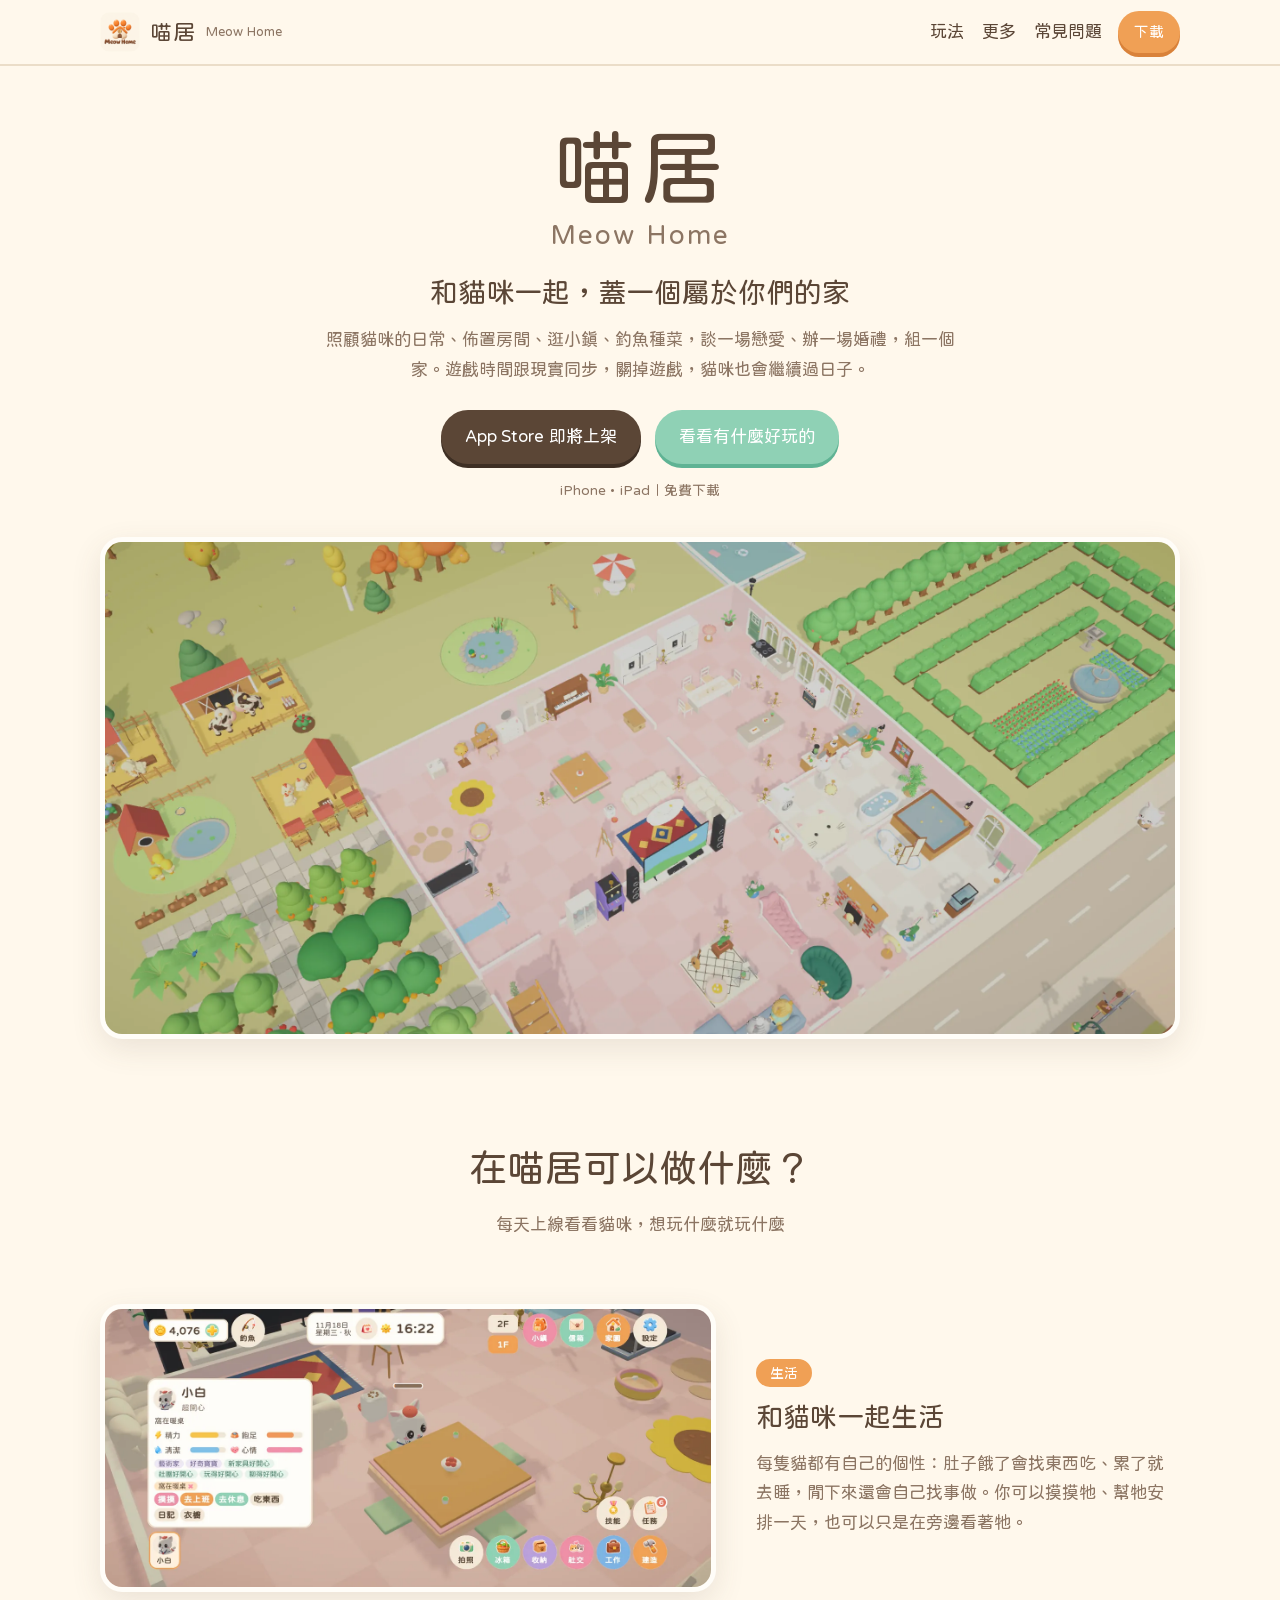
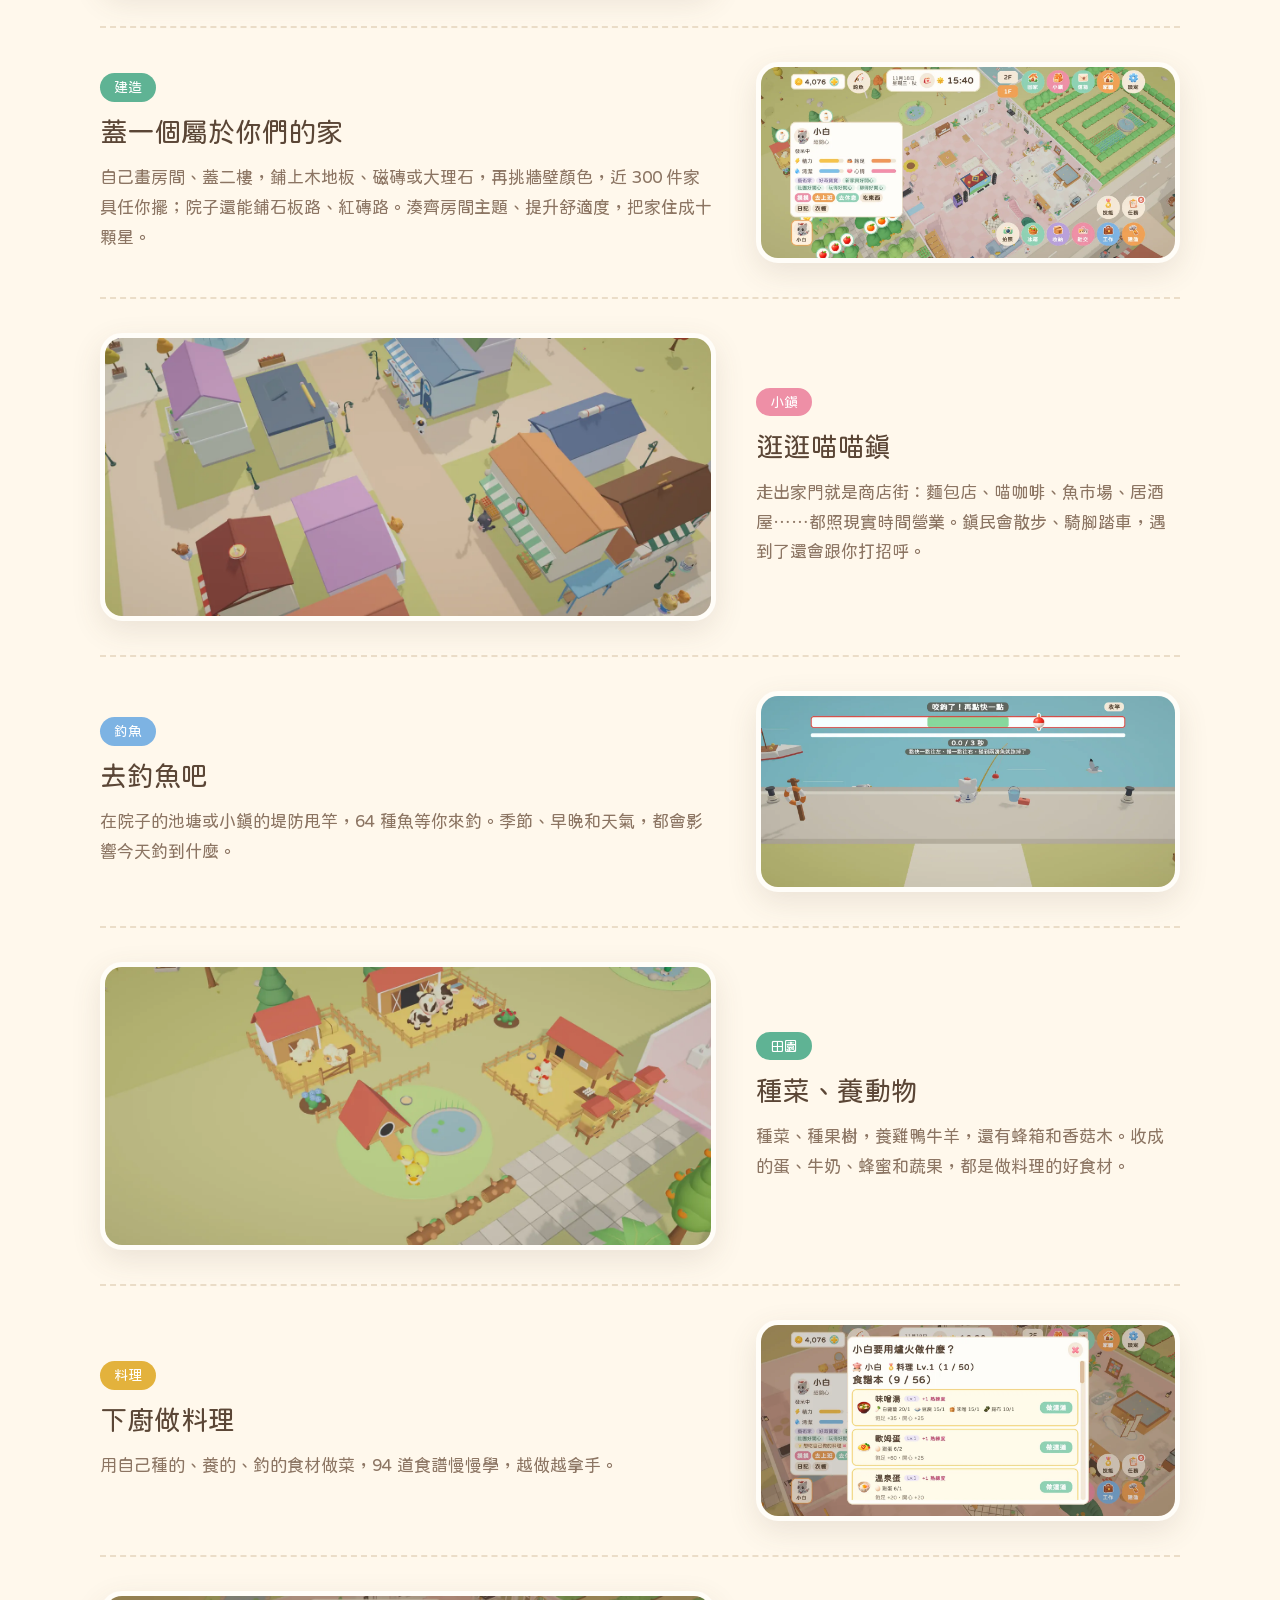
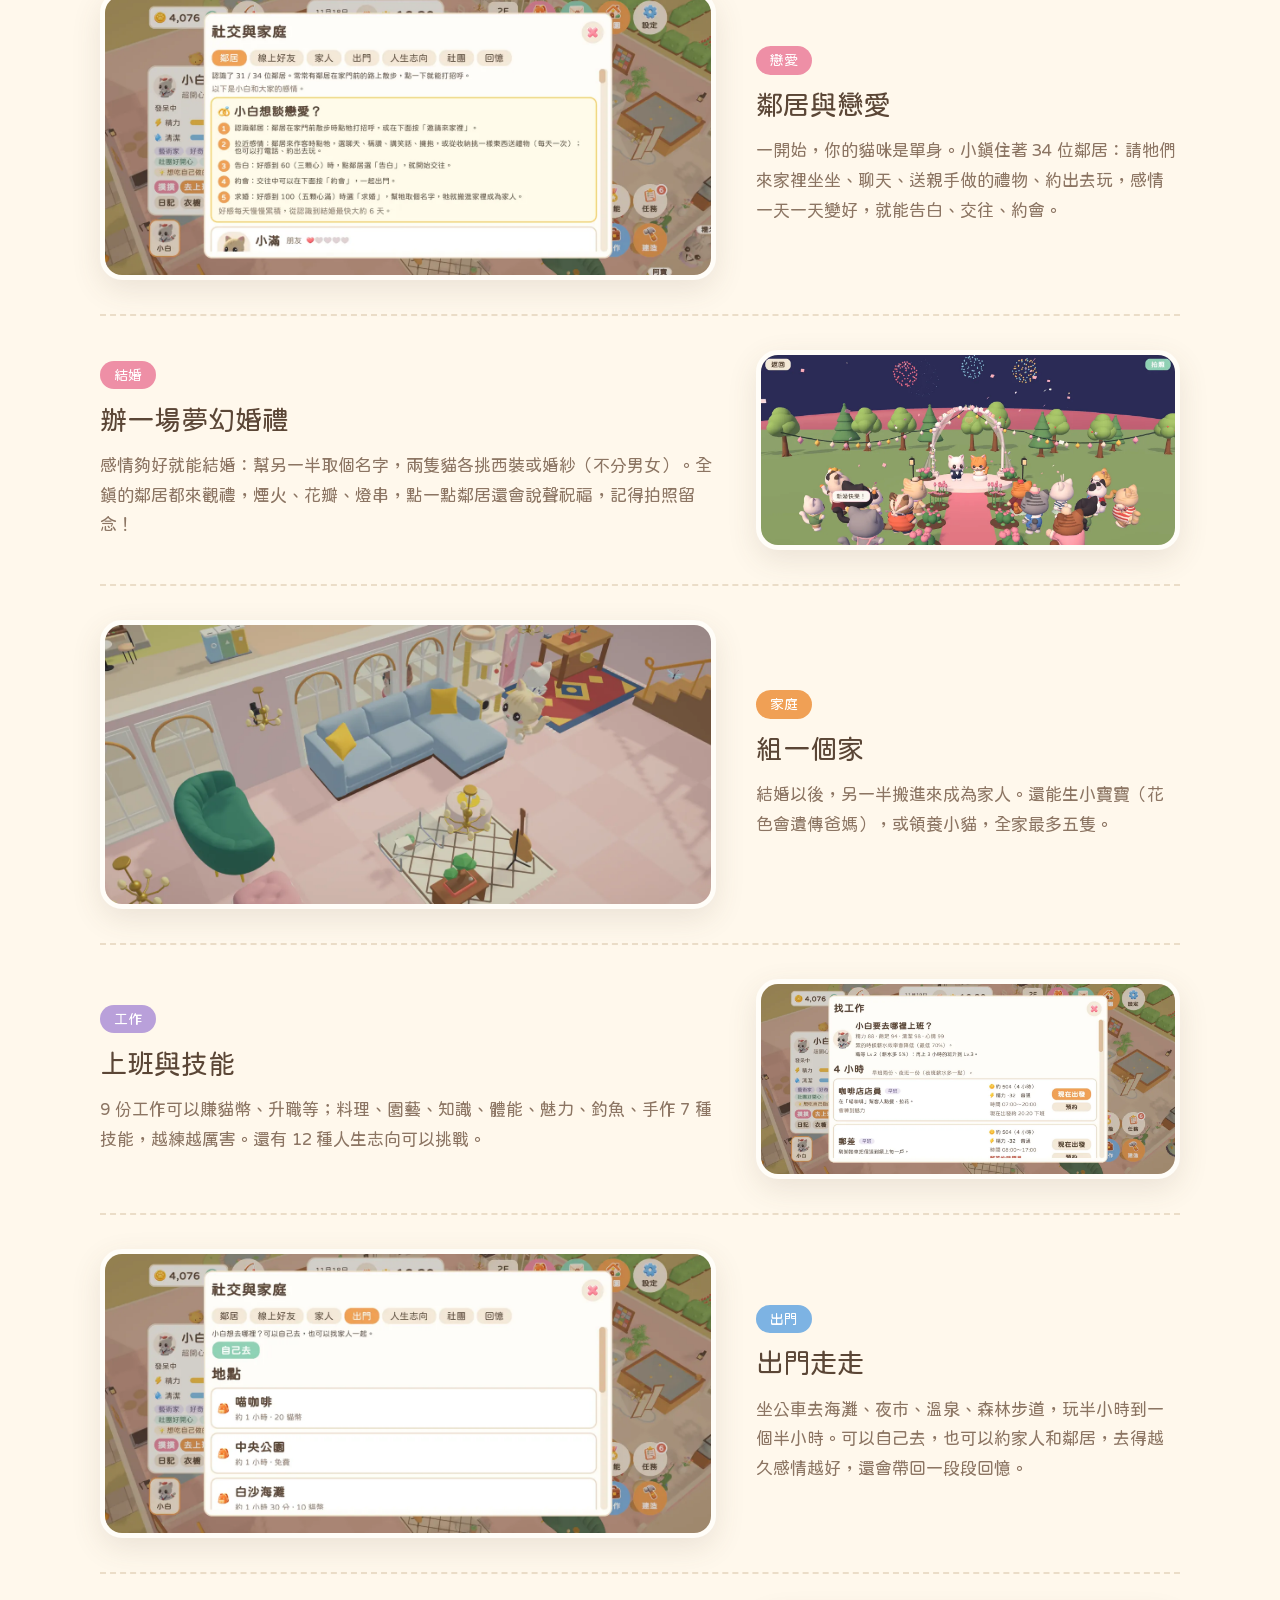
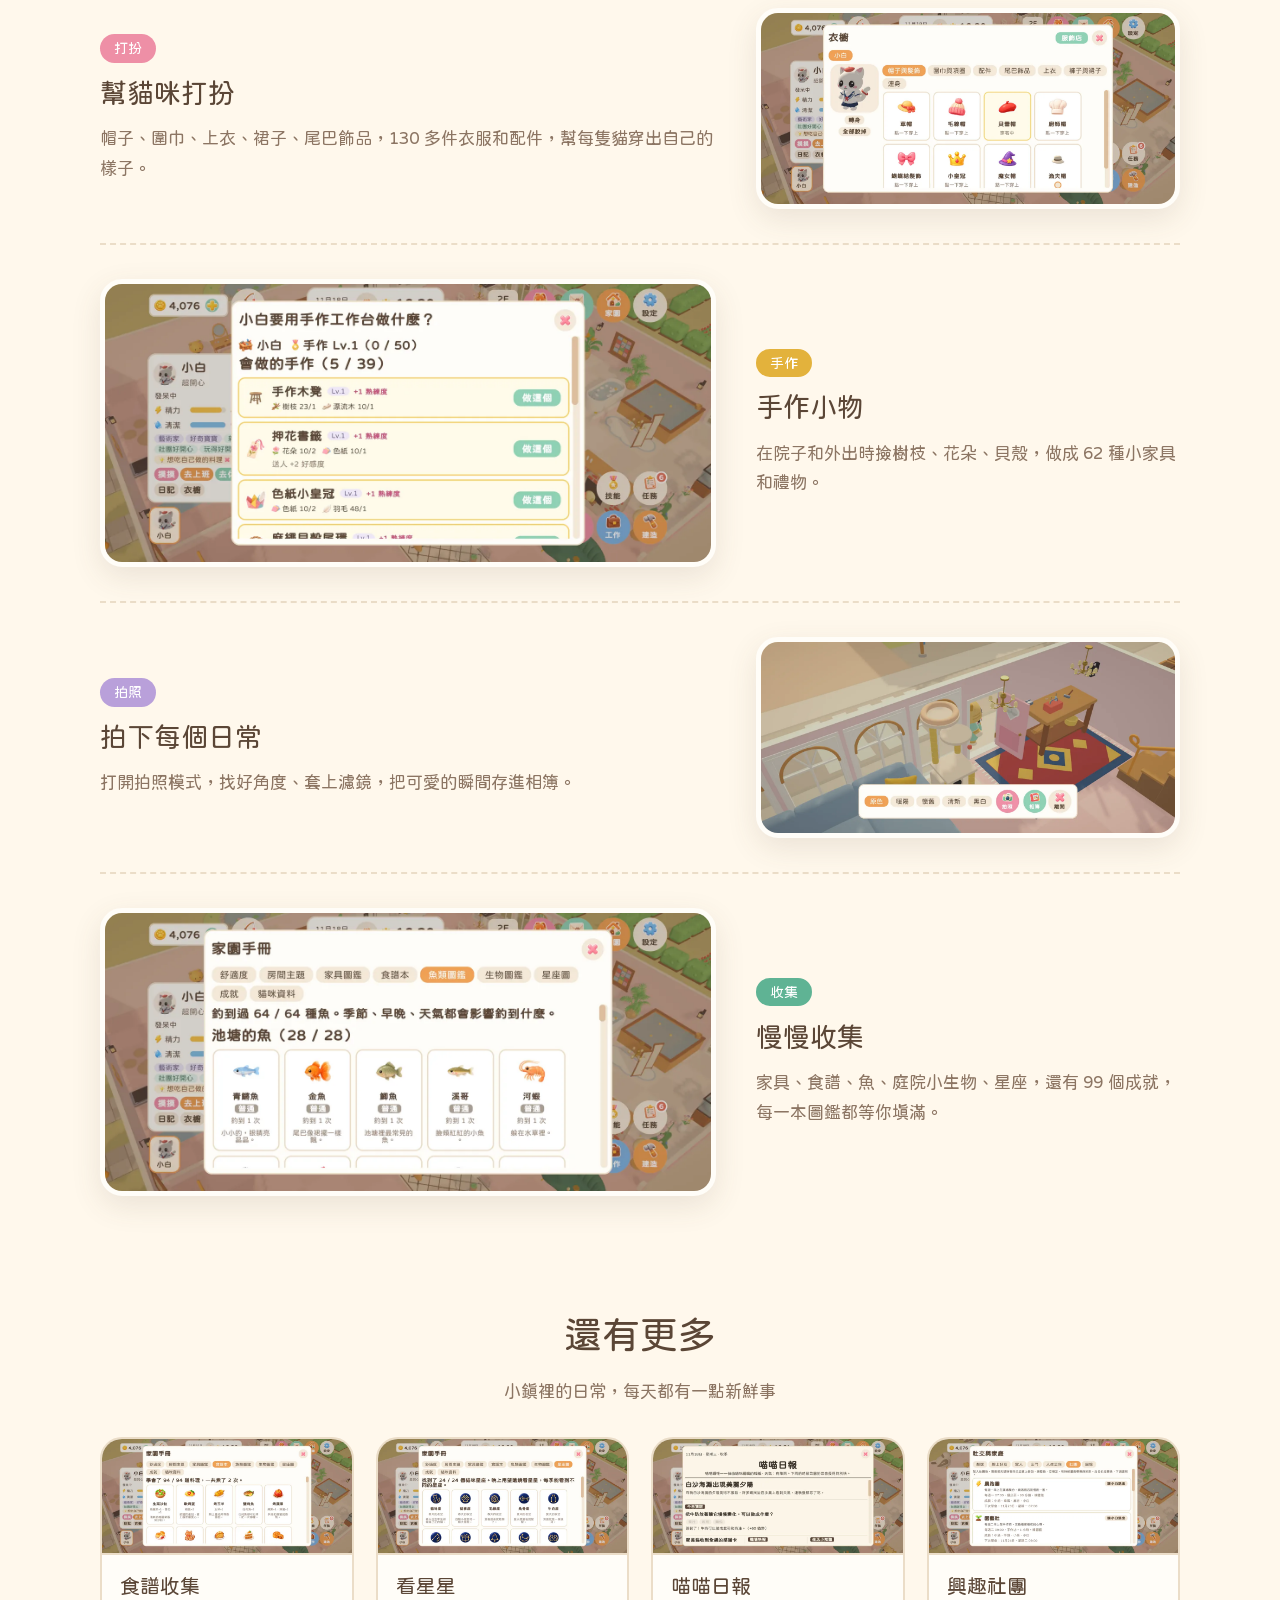
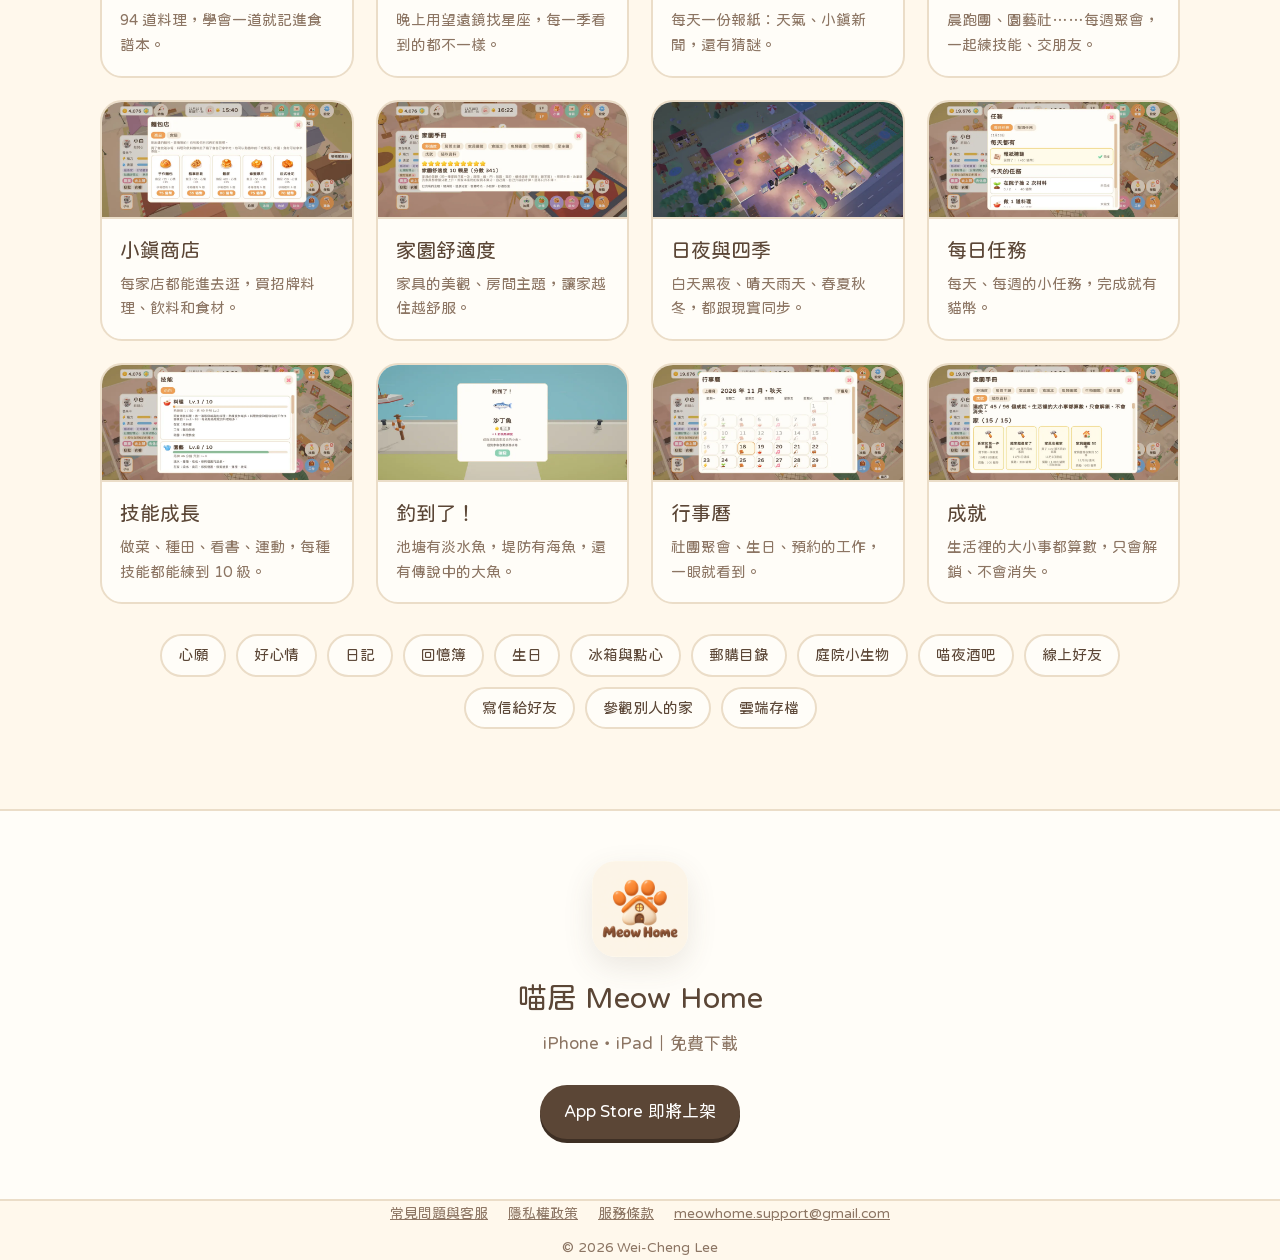
<file: index.html>
<!doctype html>
<html lang="zh-Hant-TW">
<head>
  <meta charset="utf-8">
  <meta name="viewport" content="width=device-width, initial-scale=1">
  <title>喵居 Meow Home｜和貓咪一起，蓋一個屬於你們的家</title>
  <meta name="description" content="喵居是一款和貓咪一起生活的模擬遊戲：照顧貓咪、佈置房間、逛小鎮、釣魚種菜、談戀愛、辦一場婚禮、組一個家。遊戲時間跟現實同步，iPhone、iPad 免費下載。">
  <meta property="og:title" content="喵居 Meow Home">
  <meta property="og:description" content="和貓咪一起，蓋一個屬於你們的家。">
  <meta property="og:image" content="img/hero.webp">
  <meta property="og:type" content="website">
  <meta name="theme-color" content="#FFF8EC">
  <link rel="icon" href="img/icon-192.png">
  <link rel="apple-touch-icon" href="img/icon-192.png">
  <link rel="preload" href="fonts/huninn.woff2" as="font" type="font/woff2" crossorigin>
  <link rel="stylesheet" href="style.css">
</head>
<body>

<header class="top">
  <div class="wrap">
    <a class="brand" href="./">
      <img src="img/icon-192.png" alt="" width="40" height="40">
      <b>喵居</b><small>Meow Home</small>
    </a>
    <nav class="nav">
      <a href="#play">玩法</a>
      <a href="#more">更多</a>
      <a href="support.html">常見問題</a>
    </nav>
    <a class="btn small" href="#download">下載</a>
  </div>
</header>

<main>
  <section class="hero wrap">
    <h1>喵居<small>Meow Home</small></h1>
    <p class="tag">和貓咪一起，蓋一個屬於你們的家</p>
    <p class="lead">照顧貓咪的日常、佈置房間、逛小鎮、釣魚種菜，談一場戀愛、辦一場婚禮，組一個家。遊戲時間跟現實同步，關掉遊戲，貓咪也會繼續過日子。</p>
    <div class="cta">
      <!-- 上架後換成 Apple 官方的「Download on the App Store」徽章，連到 App Store 頁面。 -->
      <span class="btn soon">App Store 即將上架</span>
      <a class="btn mint" href="#play">看看有什麼好玩的</a>
    </div>
    <p class="platforms">iPhone・iPad｜免費下載</p>
    <img class="shot" src="img/hero.webp" width="2400" height="1105" alt="喵居的家園：房子、農場、果園和泳池">
  </section>

  <section id="play" class="wrap">
    <h2 class="section-title">在喵居可以做什麼？</h2>
    <p class="section-sub">每天上線看看貓咪，想玩什麼就玩什麼</p>

    <article class="feature">
      <img class="shot" src="img/life.webp" width="1400" height="644" loading="lazy" alt="白貓窩在暖桌旁">
      <div>
        <span class="chip c1">生活</span>
        <h3>和貓咪一起生活</h3>
        <p>每隻貓都有自己的個性：肚子餓了會找東西吃、累了就去睡，閒下來還會自己找事做。你可以摸摸牠、幫牠安排一天，也可以只是在旁邊看著牠。</p>
      </div>
    </article>

    <article class="feature">
      <img class="shot" src="img/build.webp" width="1400" height="644" loading="lazy" alt="佈置好的家，有客廳、廚房和浴室">
      <div>
        <span class="chip c2">建造</span>
        <h3>蓋一個屬於你們的家</h3>
        <p>自己畫房間、蓋二樓，鋪上木地板、磁磚或大理石，再挑牆壁顏色，近 300 件家具任你擺；院子還能鋪石板路、紅磚路。湊齊房間主題、提升舒適度，把家住成十顆星。</p>
      </div>
    </article>

    <article class="feature">
      <img class="shot" src="img/town.webp" width="1400" height="644" loading="lazy" alt="喵喵鎮的商店街">
      <div>
        <span class="chip c3">小鎮</span>
        <h3>逛逛喵喵鎮</h3>
        <p>走出家門就是商店街：麵包店、喵咖啡、魚市場、居酒屋……都照現實時間營業。鎮民會散步、騎腳踏車，遇到了還會跟你打招呼。</p>
      </div>
    </article>

    <article class="feature">
      <img class="shot" src="img/fishing.webp" width="1400" height="644" loading="lazy" alt="在堤防釣魚，魚上鉤了">
      <div>
        <span class="chip c4">釣魚</span>
        <h3>去釣魚吧</h3>
        <p>在院子的池塘或小鎮的堤防甩竿，64 種魚等你來釣。季節、早晚和天氣，都會影響今天釣到什麼。</p>
      </div>
    </article>

    <article class="feature">
      <img class="shot" src="img/farm.webp" width="1400" height="644" loading="lazy" alt="農場裡的牛、羊、雞和鴨">
      <div>
        <span class="chip c2">田園</span>
        <h3>種菜、養動物</h3>
        <p>種菜、種果樹，養雞鴨牛羊，還有蜂箱和香菇木。收成的蛋、牛奶、蜂蜜和蔬果，都是做料理的好食材。</p>
      </div>
    </article>

    <article class="feature">
      <img class="shot" src="img/cooking.webp" width="1400" height="644" loading="lazy" alt="選擇要做的料理">
      <div>
        <span class="chip c6">料理</span>
        <h3>下廚做料理</h3>
        <p>用自己種的、養的、釣的食材做菜，94 道食譜慢慢學，越做越拿手。</p>
      </div>
    </article>

    <article class="feature">
      <img class="shot" src="img/neighbors.webp" width="1400" height="644" loading="lazy" alt="鄰居與戀愛的說明">
      <div>
        <span class="chip c3">戀愛</span>
        <h3>鄰居與戀愛</h3>
        <p>一開始，你的貓咪是單身。小鎮住著 34 位鄰居：請牠們來家裡坐坐、聊天、送親手做的禮物、約出去玩，感情一天一天變好，就能告白、交往、約會。</p>
      </div>
    </article>

    <article class="feature">
      <img class="shot" src="img/wedding.webp" width="1400" height="644" loading="lazy" alt="婚禮：兩隻貓穿著西裝和婚紗站在花拱門下，鄰居們在下面觀禮，天上放煙火">
      <div>
        <span class="chip c3">結婚</span>
        <h3>辦一場夢幻婚禮</h3>
        <p>感情夠好就能結婚：幫另一半取個名字，兩隻貓各挑西裝或婚紗（不分男女）。全鎮的鄰居都來觀禮，煙火、花瓣、燈串，點一點鄰居還會說聲祝福，記得拍照留念！</p>
      </div>
    </article>

    <article class="feature">
      <img class="shot" src="img/family.webp" width="1400" height="644" loading="lazy" alt="一家人在客廳：夫妻坐在沙發上，小寶寶在貓跳台">
      <div>
        <span class="chip c1">家庭</span>
        <h3>組一個家</h3>
        <p>結婚以後，另一半搬進來成為家人。還能生小寶寶（花色會遺傳爸媽），或領養小貓，全家最多五隻。</p>
      </div>
    </article>

    <article class="feature">
      <img class="shot" src="img/jobs.webp" width="1400" height="644" loading="lazy" alt="選工作的畫面">
      <div>
        <span class="chip c5">工作</span>
        <h3>上班與技能</h3>
        <p>9 份工作可以賺貓幣、升職等；料理、園藝、知識、體能、魅力、釣魚、手作 7 種技能，越練越厲害。還有 12 種人生志向可以挑戰。</p>
      </div>
    </article>

    <article class="feature">
      <img class="shot" src="img/outing.webp" width="1400" height="644" loading="lazy" alt="選擇要去哪裡玩">
      <div>
        <span class="chip c4">出門</span>
        <h3>出門走走</h3>
        <p>坐公車去海灘、夜市、溫泉、森林步道，玩半小時到一個半小時。可以自己去，也可以約家人和鄰居，去得越久感情越好，還會帶回一段段回憶。</p>
      </div>
    </article>

    <article class="feature">
      <img class="shot" src="img/wardrobe.webp" width="1400" height="644" loading="lazy" alt="衣櫥：幫貓咪換帽子和衣服">
      <div>
        <span class="chip c3">打扮</span>
        <h3>幫貓咪打扮</h3>
        <p>帽子、圍巾、上衣、裙子、尾巴飾品，130 多件衣服和配件，幫每隻貓穿出自己的樣子。</p>
      </div>
    </article>

    <article class="feature">
      <img class="shot" src="img/crafting.webp" width="1400" height="644" loading="lazy" alt="用手作工作台做東西">
      <div>
        <span class="chip c6">手作</span>
        <h3>手作小物</h3>
        <p>在院子和外出時撿樹枝、花朵、貝殼，做成 62 種小家具和禮物。</p>
      </div>
    </article>

    <article class="feature">
      <img class="shot" src="img/photo.webp" width="1400" height="644" loading="lazy" alt="拍照模式，可以套濾鏡">
      <div>
        <span class="chip c5">拍照</span>
        <h3>拍下每個日常</h3>
        <p>打開拍照模式，找好角度、套上濾鏡，把可愛的瞬間存進相簿。</p>
      </div>
    </article>

    <article class="feature">
      <img class="shot" src="img/collect.webp" width="1400" height="644" loading="lazy" alt="魚類圖鑑">
      <div>
        <span class="chip c2">收集</span>
        <h3>慢慢收集</h3>
        <p>家具、食譜、魚、庭院小生物、星座，還有 99 個成就，每一本圖鑑都等你填滿。</p>
      </div>
    </article>
  </section>

  <section id="more" class="wrap">
    <h2 class="section-title">還有更多</h2>
    <p class="section-sub">小鎮裡的日常，每天都有一點新鮮事</p>
    <div class="more">
      <div class="card"><img src="img/recipes.webp" width="900" height="414" loading="lazy" alt="食譜本"><div><h4>食譜收集</h4><p>94 道料理，學會一道就記進食譜本。</p></div></div>
      <div class="card"><img src="img/stars.webp" width="900" height="414" loading="lazy" alt="星座圖"><div><h4>看星星</h4><p>晚上用望遠鏡找星座，每一季看到的都不一樣。</p></div></div>
      <div class="card"><img src="img/news.webp" width="900" height="414" loading="lazy" alt="喵喵日報"><div><h4>喵喵日報</h4><p>每天一份報紙：天氣、小鎮新聞，還有猜謎。</p></div></div>
      <div class="card"><img src="img/clubs.webp" width="900" height="414" loading="lazy" alt="興趣社團"><div><h4>興趣社團</h4><p>晨跑團、園藝社……每週聚會，一起練技能、交朋友。</p></div></div>
      <div class="card"><img src="img/bakery.webp" width="900" height="414" loading="lazy" alt="麵包店"><div><h4>小鎮商店</h4><p>每家店都能進去逛，買招牌料理、飲料和食材。</p></div></div>
      <div class="card"><img src="img/comfort.webp" width="900" height="414" loading="lazy" alt="家園舒適度十顆星"><div><h4>家園舒適度</h4><p>家具的美觀、房間主題，讓家越住越舒服。</p></div></div>
      <div class="card"><img src="img/night.webp" width="900" height="414" loading="lazy" alt="夜晚的家"><div><h4>日夜與四季</h4><p>白天黑夜、晴天雨天、春夏秋冬，都跟現實同步。</p></div></div>
      <div class="card"><img src="img/tasks.webp" width="900" height="414" loading="lazy" alt="每日任務"><div><h4>每日任務</h4><p>每天、每週的小任務，完成就有貓幣。</p></div></div>
      <div class="card"><img src="img/skills.webp" width="900" height="414" loading="lazy" alt="技能"><div><h4>技能成長</h4><p>做菜、種田、看書、運動，每種技能都能練到 10 級。</p></div></div>
      <div class="card"><img src="img/catch.webp" width="900" height="414" loading="lazy" alt="釣到一條鯖魚"><div><h4>釣到了！</h4><p>池塘有淡水魚，堤防有海魚，還有傳說中的大魚。</p></div></div>
      <div class="card"><img src="img/calendar.webp" width="900" height="414" loading="lazy" alt="行事曆"><div><h4>行事曆</h4><p>社團聚會、生日、預約的工作，一眼就看到。</p></div></div>
      <div class="card"><img src="img/achievements.webp" width="900" height="414" loading="lazy" alt="成就"><div><h4>成就</h4><p>生活裡的大小事都算數，只會解鎖、不會消失。</p></div></div>
    </div>
    <ul class="also">
      <li>心願</li><li>好心情</li><li>日記</li><li>回憶簿</li><li>生日</li><li>冰箱與點心</li><li>郵購目錄</li>
      <li>庭院小生物</li><li>喵夜酒吧</li><li>線上好友</li><li>寫信給好友</li><li>參觀別人的家</li><li>雲端存檔</li>
    </ul>
  </section>

  <section id="download" class="band">
    <img src="img/icon-512.png" width="96" height="96" alt="喵居的圖示">
    <h2>喵居 Meow Home</h2>
    <p>iPhone・iPad｜免費下載</p>
    <div class="cta">
      <span class="btn soon">App Store 即將上架</span>
    </div>
  </section>
</main>

<footer class="wrap">
  <nav>
    <a href="support.html">常見問題與客服</a>
    <a href="privacy.html">隱私權政策</a>
    <a href="terms.html">服務條款</a>
    <a href="mailto:meowhome.support@gmail.com">meowhome.support@gmail.com</a>
  </nav>
  <div>© 2026 Wei-Cheng Lee</div>
</footer>

</body>
</html>
</file>
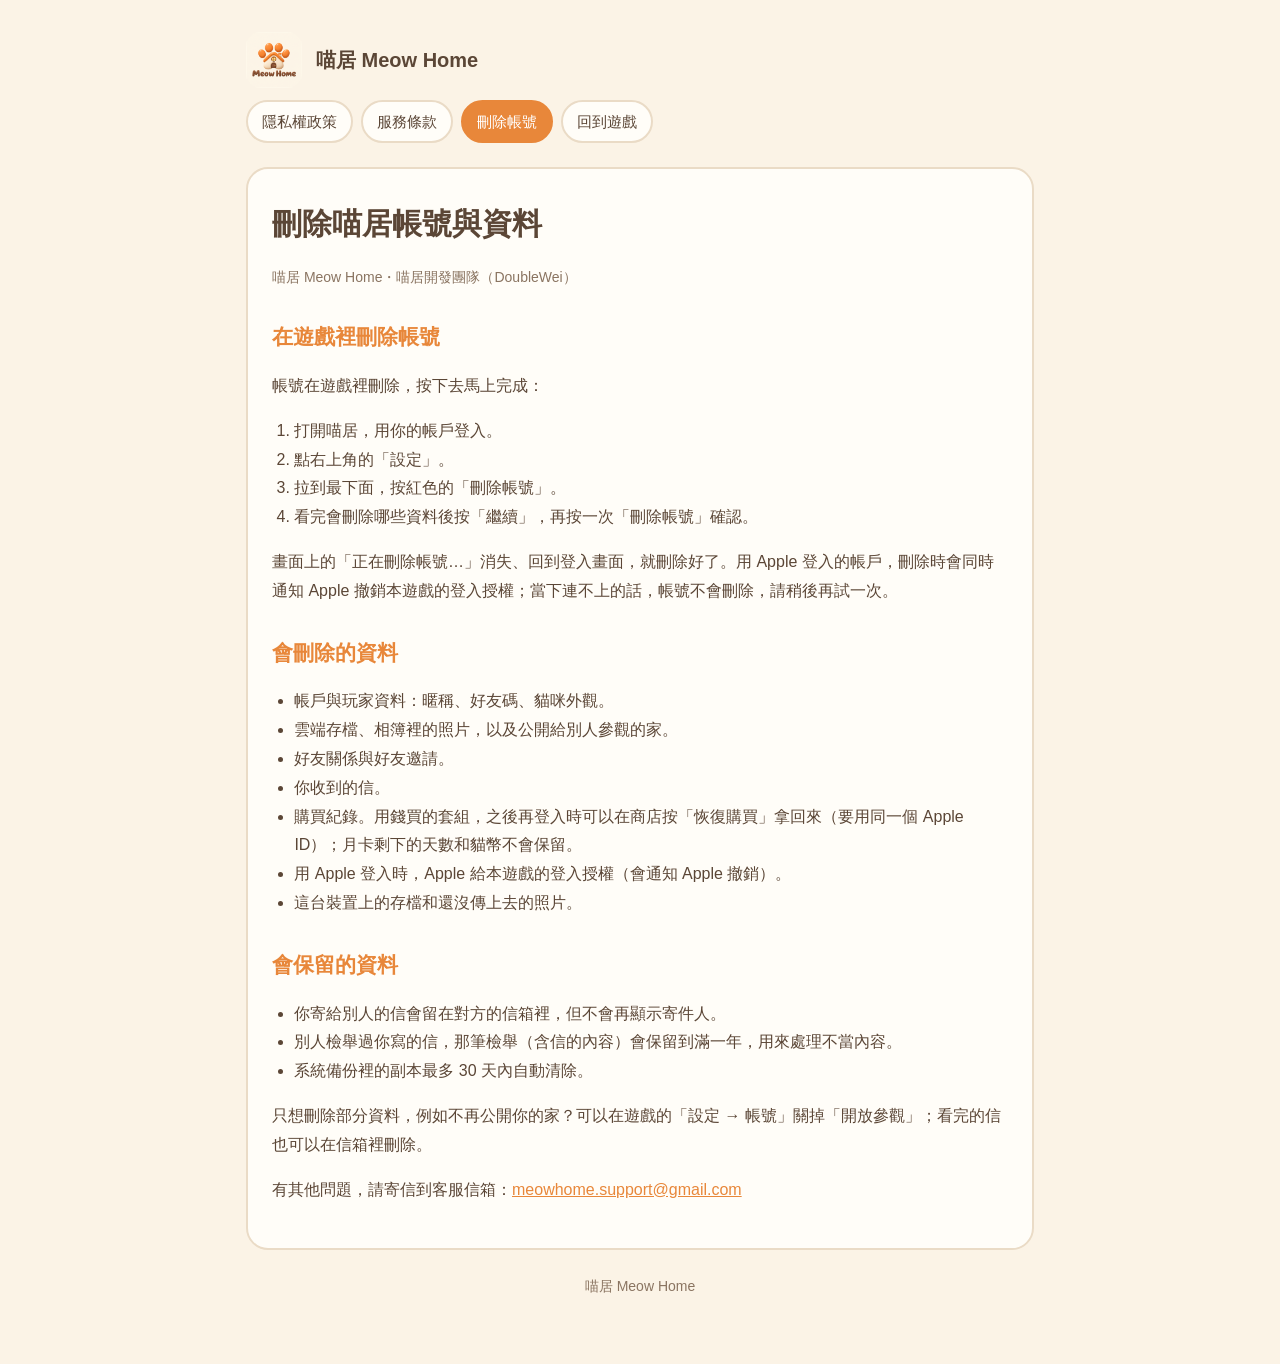
<file: delete-account.html>
<!doctype html>
<html lang="zh-Hant">
<head>
  <meta charset="utf-8">
  <meta name="viewport" content="width=device-width, initial-scale=1">
  <title>刪除帳號・喵居 Meow Home</title>
  <link rel="icon" type="image/png" href="icons/icon-192.png">
  <link rel="stylesheet" href="legal.css">
</head>
<body>
<div class="wrap">
  <header><img src="icons/icon-192.png" alt=""><a href="./">喵居 Meow Home</a></header>
  <nav>
    <a href="privacy.html">隱私權政策</a>
    <a href="terms.html">服務條款</a>
    <a href="delete-account.html" aria-current="page">刪除帳號</a>
    <a href="./">回到遊戲</a>
  </nav>
  <article>
    <h1>刪除喵居帳號與資料</h1>
    <p class="muted">喵居 Meow Home・喵居開發團隊（DoubleWei）</p>

    <h2>在遊戲裡刪除帳號</h2>
    <p>帳號在遊戲裡刪除，按下去馬上完成：</p>
    <ol>
      <li>打開喵居，用你的帳戶登入。</li>
      <li>點右上角的「設定」。</li>
      <li>拉到最下面，按紅色的「刪除帳號」。</li>
      <li>看完會刪除哪些資料後按「繼續」，再按一次「刪除帳號」確認。</li>
    </ol>
    <p>畫面上的「正在刪除帳號…」消失、回到登入畫面，就刪除好了。用 Apple 登入的帳戶，刪除時會同時通知 Apple 撤銷本遊戲的登入授權；當下連不上的話，帳號不會刪除，請稍後再試一次。</p>

    <h2>會刪除的資料</h2>
    <ul>
      <li>帳戶與玩家資料：暱稱、好友碼、貓咪外觀。</li>
      <li>雲端存檔、相簿裡的照片，以及公開給別人參觀的家。</li>
      <li>好友關係與好友邀請。</li>
      <li>你收到的信。</li>
      <li>購買紀錄。用錢買的套組，之後再登入時可以在商店按「恢復購買」拿回來（要用同一個 Apple ID）；月卡剩下的天數和貓幣不會保留。</li>
      <li>用 Apple 登入時，Apple 給本遊戲的登入授權（會通知 Apple 撤銷）。</li>
      <li>這台裝置上的存檔和還沒傳上去的照片。</li>
    </ul>
    <h2>會保留的資料</h2>
    <ul>
      <li>你寄給別人的信會留在對方的信箱裡，但不會再顯示寄件人。</li>
      <li>別人檢舉過你寫的信，那筆檢舉（含信的內容）會保留到滿一年，用來處理不當內容。</li>
      <li>系統備份裡的副本最多 30 天內自動清除。</li>
    </ul>
    <p>只想刪除部分資料，例如不再公開你的家？可以在遊戲的「設定 → 帳號」關掉「開放參觀」；看完的信也可以在信箱裡刪除。</p>
    <p>有其他問題，請寄信到客服信箱：<a href="mailto:meowhome.support@gmail.com">meowhome.support@gmail.com</a></p>
  </article>
  <footer class="muted">喵居 Meow Home</footer>
</div>
</body>
</html>
</file>
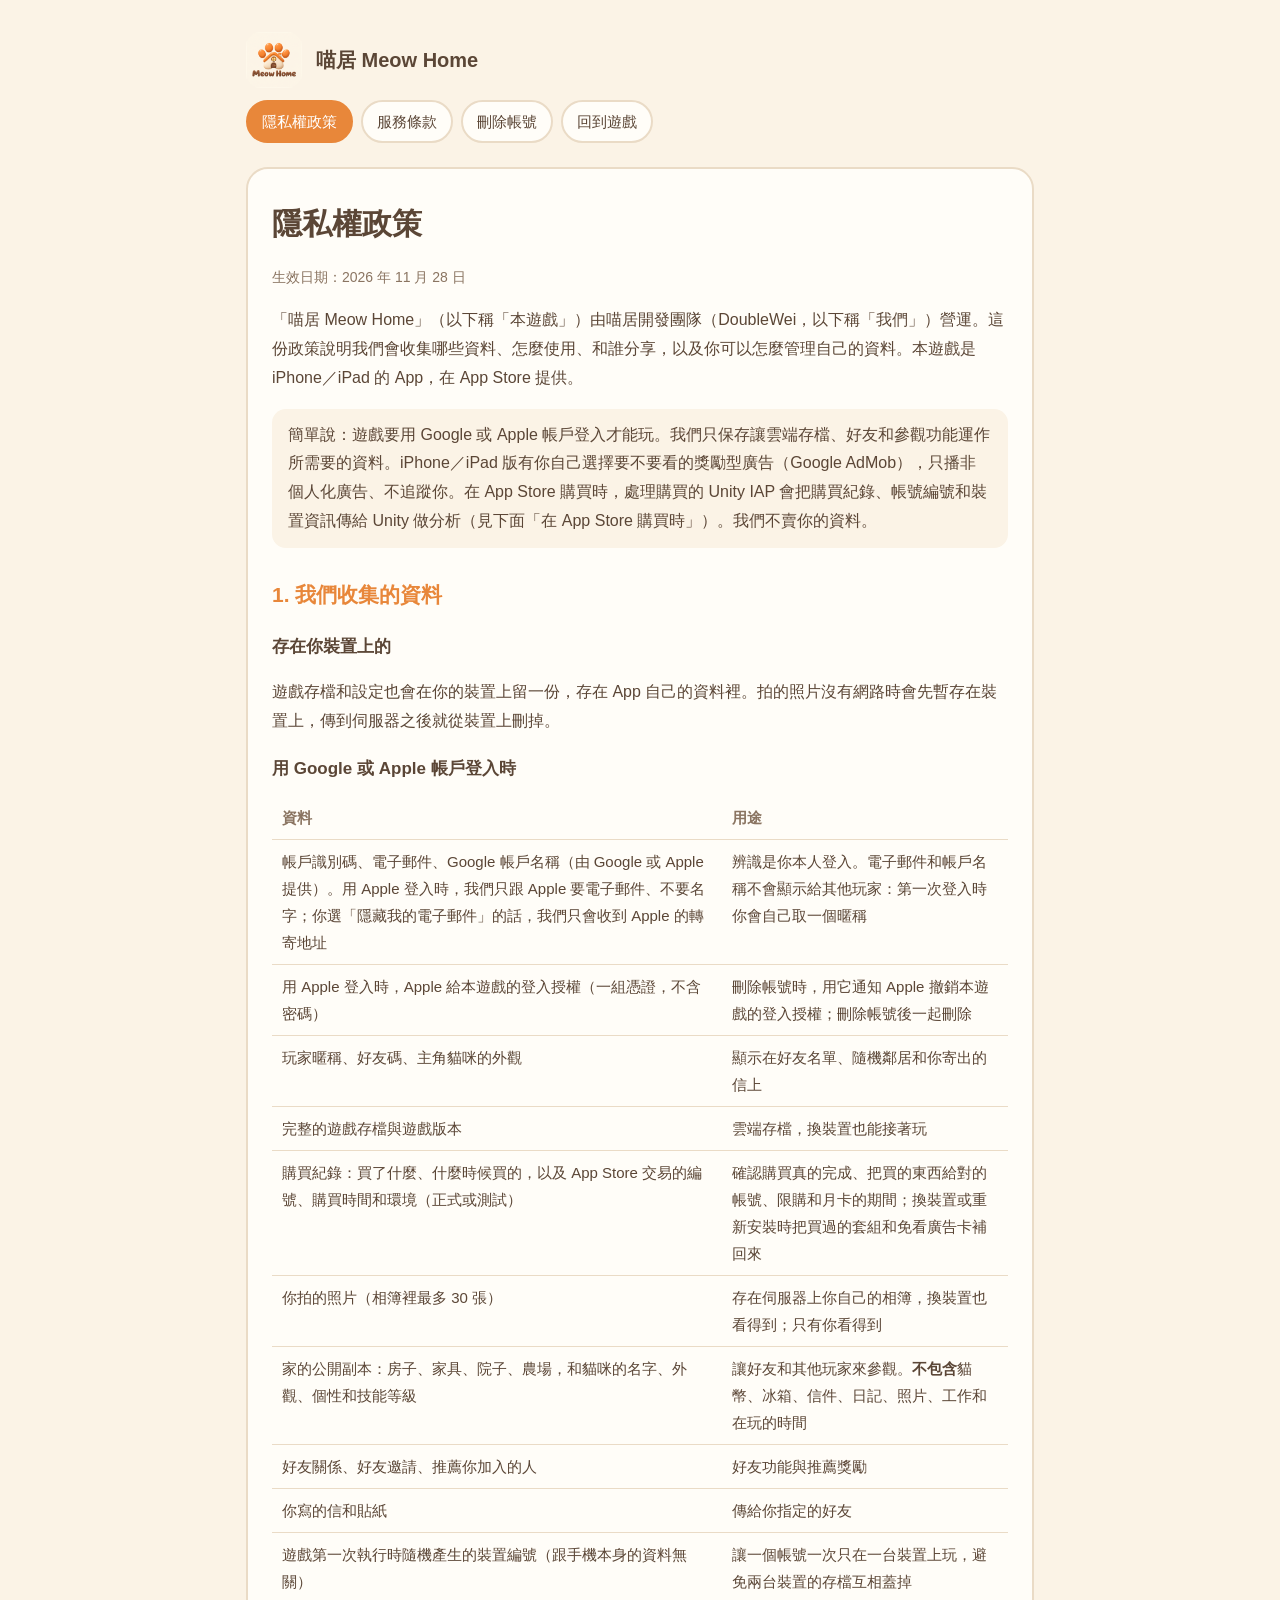
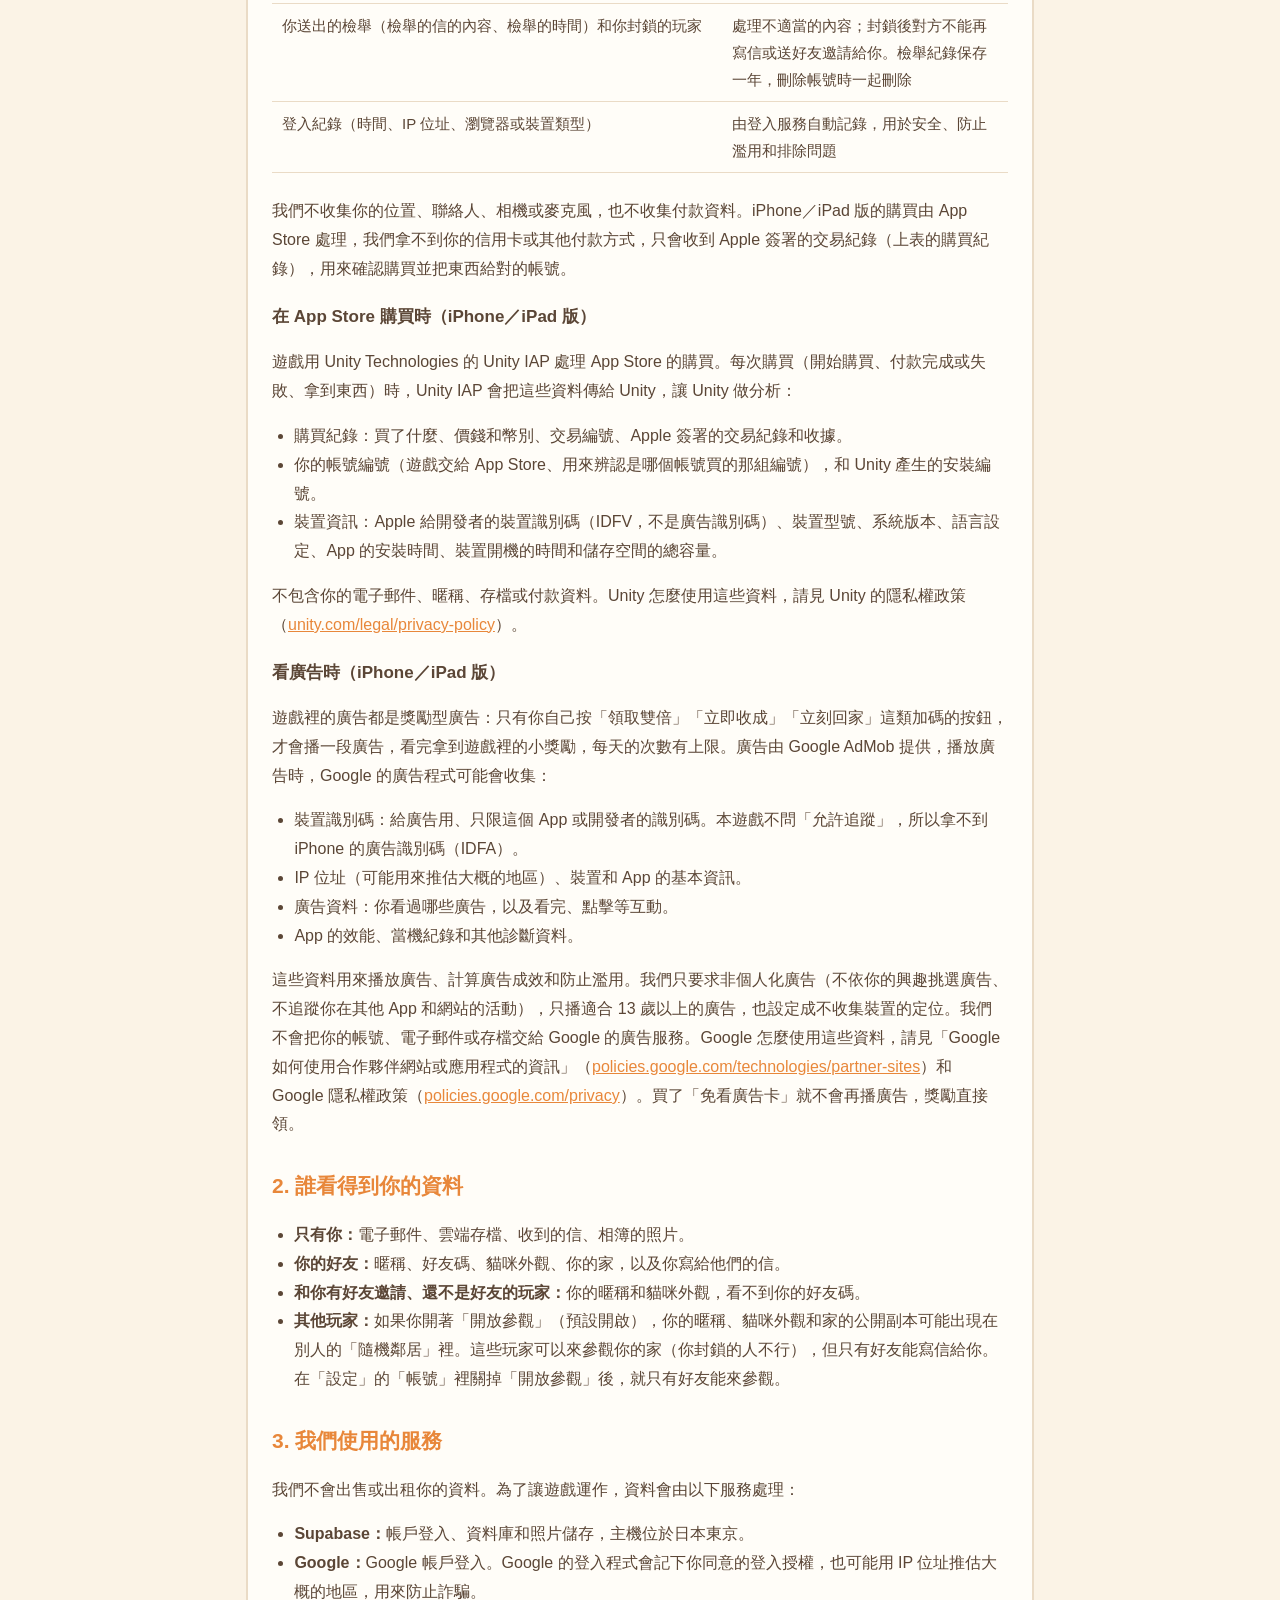
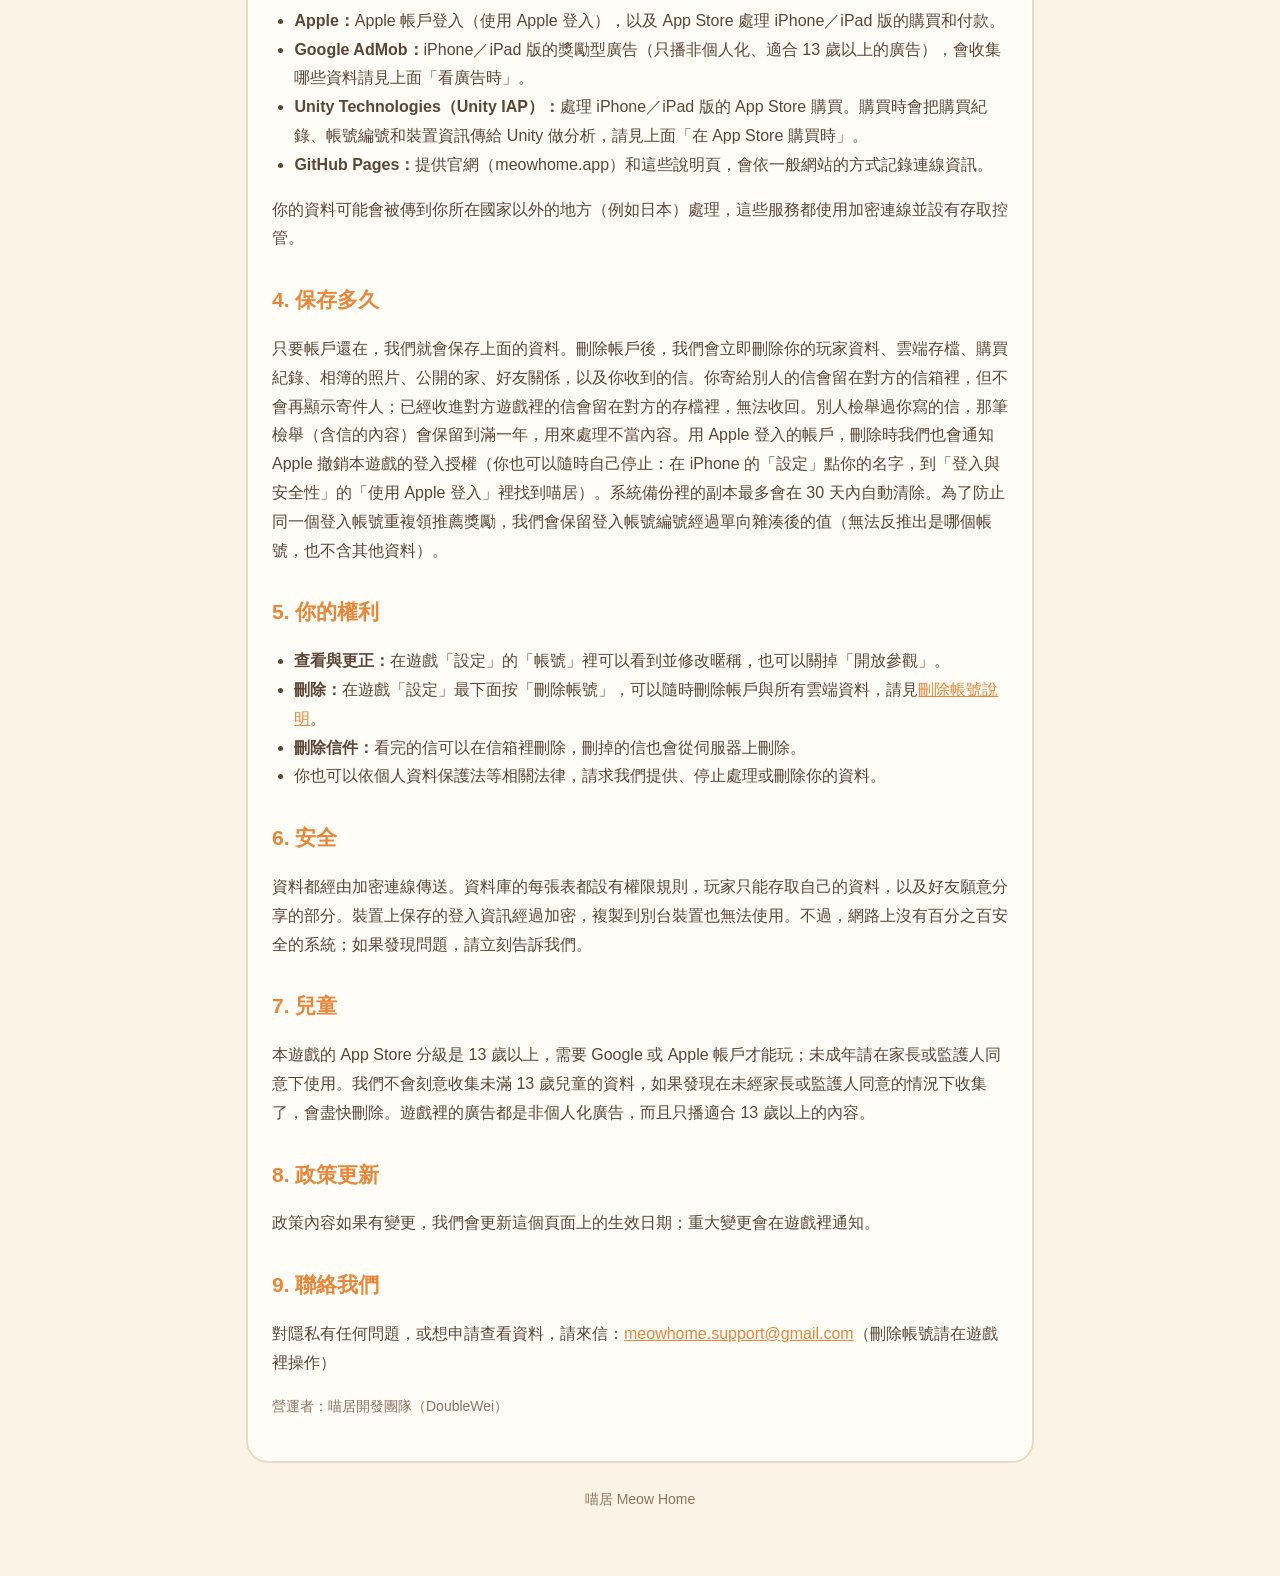
<file: privacy.html>
<!doctype html>
<html lang="zh-Hant">
<head>
  <meta charset="utf-8">
  <meta name="viewport" content="width=device-width, initial-scale=1">
  <title>隱私權政策・喵居 Meow Home</title>
  <link rel="icon" type="image/png" href="icons/icon-192.png">
  <link rel="stylesheet" href="legal.css">
</head>
<body>
<div class="wrap">
  <header><img src="icons/icon-192.png" alt=""><a href="./">喵居 Meow Home</a></header>
  <nav>
    <a href="privacy.html" aria-current="page">隱私權政策</a>
    <a href="terms.html">服務條款</a>
    <a href="delete-account.html">刪除帳號</a>
    <a href="./">回到遊戲</a>
  </nav>
  <article>
    <h1>隱私權政策</h1>
    <p class="muted">生效日期：2026 年 11 月 28 日</p>

    <p>「喵居 Meow Home」（以下稱「本遊戲」）由喵居開發團隊（DoubleWei，以下稱「我們」）營運。這份政策說明我們會收集哪些資料、怎麼使用、和誰分享，以及你可以怎麼管理自己的資料。本遊戲是 iPhone／iPad 的 App，在 App Store 提供。</p>
    <div class="box">簡單說：遊戲要用 Google 或 Apple 帳戶登入才能玩。我們只保存讓雲端存檔、好友和參觀功能運作所需要的資料。iPhone／iPad 版有你自己選擇要不要看的獎勵型廣告（Google AdMob），只播非個人化廣告、不追蹤你。在 App Store 購買時，處理購買的 Unity IAP 會把購買紀錄、帳號編號和裝置資訊傳給 Unity 做分析（見下面「在 App Store 購買時」）。我們不賣你的資料。</div>

    <h2>1. 我們收集的資料</h2>
    <h3>存在你裝置上的</h3>
    <p>遊戲存檔和設定也會在你的裝置上留一份，存在 App 自己的資料裡。拍的照片沒有網路時會先暫存在裝置上，傳到伺服器之後就從裝置上刪掉。</p>
    <h3>用 Google 或 Apple 帳戶登入時</h3>
    <div class="table-wrap"><table>
      <tr><th>資料</th><th>用途</th></tr>
      <tr><td>帳戶識別碼、電子郵件、Google 帳戶名稱（由 Google 或 Apple 提供）。用 Apple 登入時，我們只跟 Apple 要電子郵件、不要名字；你選「隱藏我的電子郵件」的話，我們只會收到 Apple 的轉寄地址</td><td>辨識是你本人登入。電子郵件和帳戶名稱不會顯示給其他玩家：第一次登入時你會自己取一個暱稱</td></tr>
      <tr><td>用 Apple 登入時，Apple 給本遊戲的登入授權（一組憑證，不含密碼）</td><td>刪除帳號時，用它通知 Apple 撤銷本遊戲的登入授權；刪除帳號後一起刪除</td></tr>
      <tr><td>玩家暱稱、好友碼、主角貓咪的外觀</td><td>顯示在好友名單、隨機鄰居和你寄出的信上</td></tr>
      <tr><td>完整的遊戲存檔與遊戲版本</td><td>雲端存檔，換裝置也能接著玩</td></tr>
      <tr><td>購買紀錄：買了什麼、什麼時候買的，以及 App Store 交易的編號、購買時間和環境（正式或測試）</td><td>確認購買真的完成、把買的東西給對的帳號、限購和月卡的期間；換裝置或重新安裝時把買過的套組和免看廣告卡補回來</td></tr>
      <tr><td>你拍的照片（相簿裡最多 30 張）</td><td>存在伺服器上你自己的相簿，換裝置也看得到；只有你看得到</td></tr>
      <tr><td>家的公開副本：房子、家具、院子、農場，和貓咪的名字、外觀、個性和技能等級</td><td>讓好友和其他玩家來參觀。<b>不包含</b>貓幣、冰箱、信件、日記、照片、工作和在玩的時間</td></tr>
      <tr><td>好友關係、好友邀請、推薦你加入的人</td><td>好友功能與推薦獎勵</td></tr>
      <tr><td>你寫的信和貼紙</td><td>傳給你指定的好友</td></tr>
      <tr><td>遊戲第一次執行時隨機產生的裝置編號（跟手機本身的資料無關）</td><td>讓一個帳號一次只在一台裝置上玩，避免兩台裝置的存檔互相蓋掉</td></tr>
      <tr><td>你送出的檢舉（檢舉的信的內容、檢舉的時間）和你封鎖的玩家</td><td>處理不適當的內容；封鎖後對方不能再寫信或送好友邀請給你。檢舉紀錄保存一年，刪除帳號時一起刪除</td></tr>
      <tr><td>登入紀錄（時間、IP 位址、瀏覽器或裝置類型）</td><td>由登入服務自動記錄，用於安全、防止濫用和排除問題</td></tr>
    </table></div>
    <p>我們不收集你的位置、聯絡人、相機或麥克風，也不收集付款資料。iPhone／iPad 版的購買由 App Store 處理，我們拿不到你的信用卡或其他付款方式，只會收到 Apple 簽署的交易紀錄（上表的購買紀錄），用來確認購買並把東西給對的帳號。</p>
    <h3>在 App Store 購買時（iPhone／iPad 版）</h3>
    <p>遊戲用 Unity Technologies 的 Unity IAP 處理 App Store 的購買。每次購買（開始購買、付款完成或失敗、拿到東西）時，Unity IAP 會把這些資料傳給 Unity，讓 Unity 做分析：</p>
    <ul>
      <li>購買紀錄：買了什麼、價錢和幣別、交易編號、Apple 簽署的交易紀錄和收據。</li>
      <li>你的帳號編號（遊戲交給 App Store、用來辨認是哪個帳號買的那組編號），和 Unity 產生的安裝編號。</li>
      <li>裝置資訊：Apple 給開發者的裝置識別碼（IDFV，不是廣告識別碼）、裝置型號、系統版本、語言設定、App 的安裝時間、裝置開機的時間和儲存空間的總容量。</li>
    </ul>
    <p>不包含你的電子郵件、暱稱、存檔或付款資料。Unity 怎麼使用這些資料，請見 Unity 的隱私權政策（<a href="https://unity.com/legal/privacy-policy">unity.com/legal/privacy-policy</a>）。</p>
    <h3>看廣告時（iPhone／iPad 版）</h3>
    <p>遊戲裡的廣告都是獎勵型廣告：只有你自己按「領取雙倍」「立即收成」「立刻回家」這類加碼的按鈕，才會播一段廣告，看完拿到遊戲裡的小獎勵，每天的次數有上限。廣告由 Google AdMob 提供，播放廣告時，Google 的廣告程式可能會收集：</p>
    <ul>
      <li>裝置識別碼：給廣告用、只限這個 App 或開發者的識別碼。本遊戲不問「允許追蹤」，所以拿不到 iPhone 的廣告識別碼（IDFA）。</li>
      <li>IP 位址（可能用來推估大概的地區）、裝置和 App 的基本資訊。</li>
      <li>廣告資料：你看過哪些廣告，以及看完、點擊等互動。</li>
      <li>App 的效能、當機紀錄和其他診斷資料。</li>
    </ul>
    <p>這些資料用來播放廣告、計算廣告成效和防止濫用。我們只要求非個人化廣告（不依你的興趣挑選廣告、不追蹤你在其他 App 和網站的活動），只播適合 13 歲以上的廣告，也設定成不收集裝置的定位。我們不會把你的帳號、電子郵件或存檔交給 Google 的廣告服務。Google 怎麼使用這些資料，請見「Google 如何使用合作夥伴網站或應用程式的資訊」（<a href="https://policies.google.com/technologies/partner-sites">policies.google.com/technologies/partner-sites</a>）和 Google 隱私權政策（<a href="https://policies.google.com/privacy">policies.google.com/privacy</a>）。買了「免看廣告卡」就不會再播廣告，獎勵直接領。</p>

    <h2>2. 誰看得到你的資料</h2>
    <ul>
      <li><b>只有你：</b>電子郵件、雲端存檔、收到的信、相簿的照片。</li>
      <li><b>你的好友：</b>暱稱、好友碼、貓咪外觀、你的家，以及你寫給他們的信。</li>
      <li><b>和你有好友邀請、還不是好友的玩家：</b>你的暱稱和貓咪外觀，看不到你的好友碼。</li>
      <li><b>其他玩家：</b>如果你開著「開放參觀」（預設開啟），你的暱稱、貓咪外觀和家的公開副本可能出現在別人的「隨機鄰居」裡。這些玩家可以來參觀你的家（你封鎖的人不行），但只有好友能寫信給你。在「設定」的「帳號」裡關掉「開放參觀」後，就只有好友能來參觀。</li>
    </ul>

    <h2>3. 我們使用的服務</h2>
    <p>我們不會出售或出租你的資料。為了讓遊戲運作，資料會由以下服務處理：</p>
    <ul>
      <li><b>Supabase：</b>帳戶登入、資料庫和照片儲存，主機位於日本東京。</li>
      <li><b>Google：</b>Google 帳戶登入。Google 的登入程式會記下你同意的登入授權，也可能用 IP 位址推估大概的地區，用來防止詐騙。</li>
      <li><b>Apple：</b>Apple 帳戶登入（使用 Apple 登入），以及 App Store 處理 iPhone／iPad 版的購買和付款。</li>
      <li><b>Google AdMob：</b>iPhone／iPad 版的獎勵型廣告（只播非個人化、適合 13 歲以上的廣告），會收集哪些資料請見上面「看廣告時」。</li>
      <li><b>Unity Technologies（Unity IAP）：</b>處理 iPhone／iPad 版的 App Store 購買。購買時會把購買紀錄、帳號編號和裝置資訊傳給 Unity 做分析，請見上面「在 App Store 購買時」。</li>
      <li><b>GitHub Pages：</b>提供官網（meowhome.app）和這些說明頁，會依一般網站的方式記錄連線資訊。</li>
    </ul>
    <p>你的資料可能會被傳到你所在國家以外的地方（例如日本）處理，這些服務都使用加密連線並設有存取控管。</p>

    <h2>4. 保存多久</h2>
    <p>只要帳戶還在，我們就會保存上面的資料。刪除帳戶後，我們會立即刪除你的玩家資料、雲端存檔、購買紀錄、相簿的照片、公開的家、好友關係，以及你收到的信。你寄給別人的信會留在對方的信箱裡，但不會再顯示寄件人；已經收進對方遊戲裡的信會留在對方的存檔裡，無法收回。別人檢舉過你寫的信，那筆檢舉（含信的內容）會保留到滿一年，用來處理不當內容。用 Apple 登入的帳戶，刪除時我們也會通知 Apple 撤銷本遊戲的登入授權（你也可以隨時自己停止：在 iPhone 的「設定」點你的名字，到「登入與安全性」的「使用 Apple 登入」裡找到喵居）。系統備份裡的副本最多會在 30 天內自動清除。為了防止同一個登入帳號重複領推薦獎勵，我們會保留登入帳號編號經過單向雜湊後的值（無法反推出是哪個帳號，也不含其他資料）。</p>

    <h2>5. 你的權利</h2>
    <ul>
      <li><b>查看與更正：</b>在遊戲「設定」的「帳號」裡可以看到並修改暱稱，也可以關掉「開放參觀」。</li>
      <li><b>刪除：</b>在遊戲「設定」最下面按「刪除帳號」，可以隨時刪除帳戶與所有雲端資料，請見<a href="delete-account.html">刪除帳號說明</a>。</li>
      <li><b>刪除信件：</b>看完的信可以在信箱裡刪除，刪掉的信也會從伺服器上刪除。</li>
      <li>你也可以依個人資料保護法等相關法律，請求我們提供、停止處理或刪除你的資料。</li>
    </ul>

    <h2>6. 安全</h2>
    <p>資料都經由加密連線傳送。資料庫的每張表都設有權限規則，玩家只能存取自己的資料，以及好友願意分享的部分。裝置上保存的登入資訊經過加密，複製到別台裝置也無法使用。不過，網路上沒有百分之百安全的系統；如果發現問題，請立刻告訴我們。</p>

    <h2>7. 兒童</h2>
    <p>本遊戲的 App Store 分級是 13 歲以上，需要 Google 或 Apple 帳戶才能玩；未成年請在家長或監護人同意下使用。我們不會刻意收集未滿 13 歲兒童的資料，如果發現在未經家長或監護人同意的情況下收集了，會盡快刪除。遊戲裡的廣告都是非個人化廣告，而且只播適合 13 歲以上的內容。</p>

    <h2>8. 政策更新</h2>
    <p>政策內容如果有變更，我們會更新這個頁面上的生效日期；重大變更會在遊戲裡通知。</p>

    <h2>9. 聯絡我們</h2>
    <p>對隱私有任何問題，或想申請查看資料，請來信：<a href="mailto:meowhome.support@gmail.com">meowhome.support@gmail.com</a>（刪除帳號請在遊戲裡操作）</p>
    <p class="muted">營運者：喵居開發團隊（DoubleWei）</p>
  </article>
  <footer class="muted">喵居 Meow Home</footer>
</div>
</body>
</html>
</file>
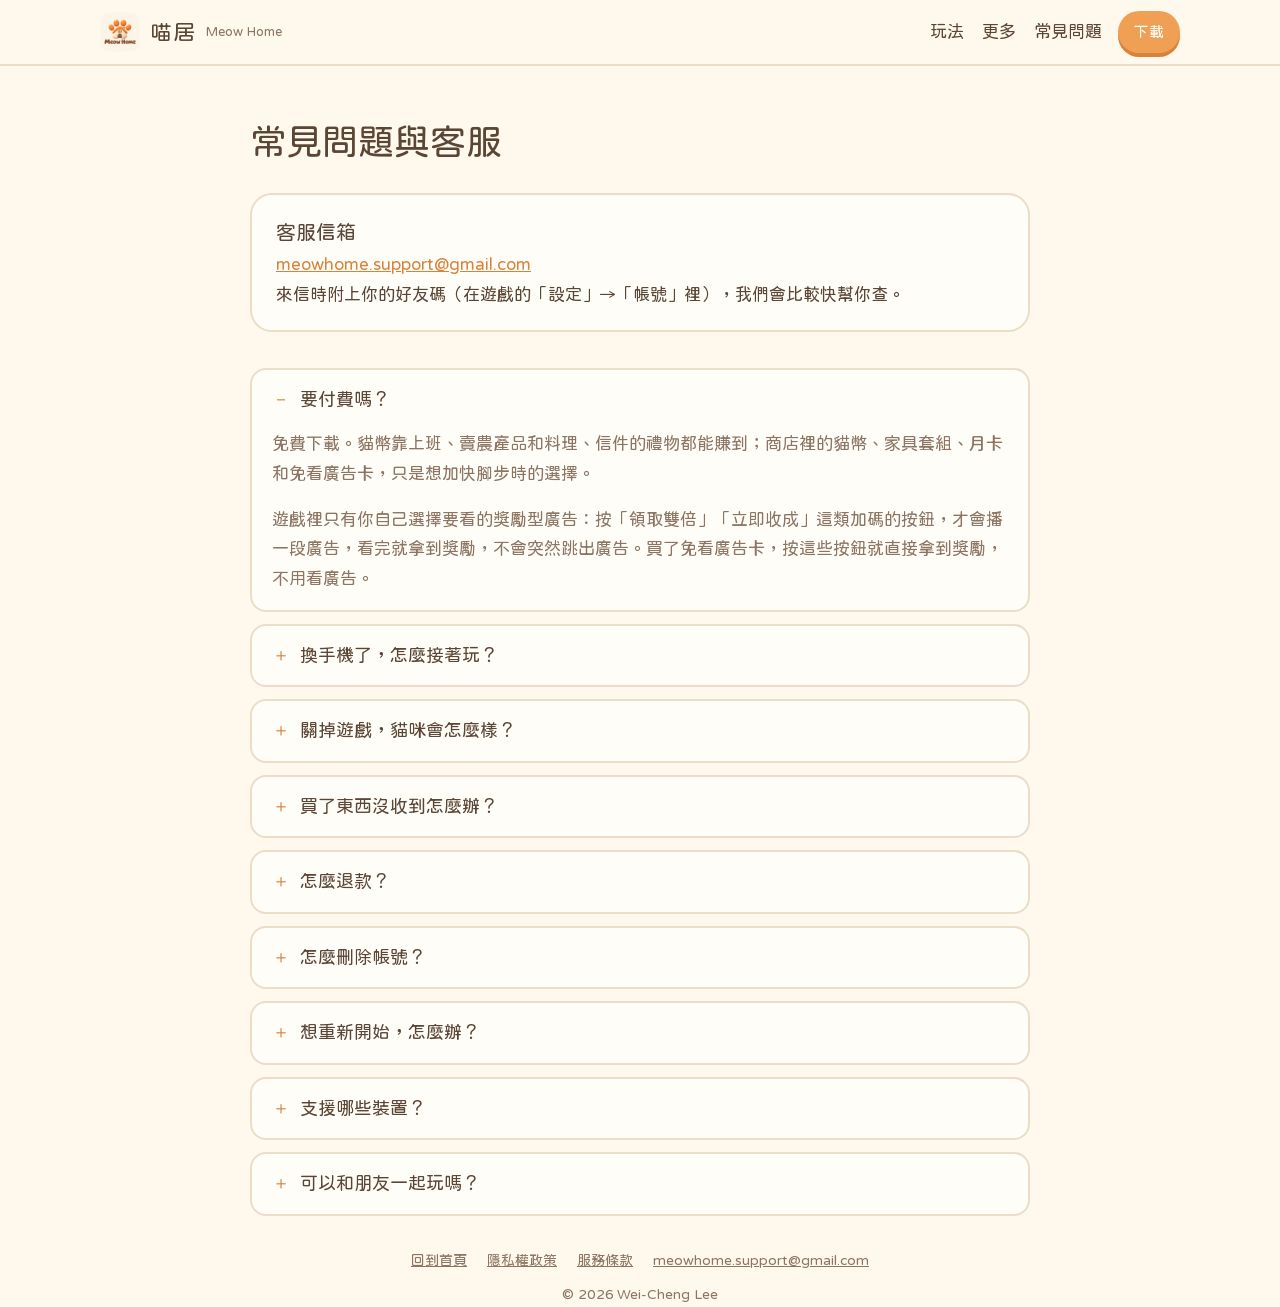
<file: support.html>
<!doctype html>
<html lang="zh-Hant-TW">
<head>
  <meta charset="utf-8">
  <meta name="viewport" content="width=device-width, initial-scale=1">
  <title>常見問題與客服｜喵居 Meow Home</title>
  <meta name="description" content="喵居 Meow Home 的客服信箱與常見問題：換手機、購買、刪除帳號、支援的裝置。">
  <meta name="theme-color" content="#FFF8EC">
  <link rel="icon" href="img/icon-192.png">
  <link rel="apple-touch-icon" href="img/icon-192.png">
  <link rel="preload" href="fonts/huninn.woff2" as="font" type="font/woff2" crossorigin>
  <link rel="stylesheet" href="style.css">
</head>
<body>

<header class="top">
  <div class="wrap">
    <a class="brand" href="./">
      <img src="img/icon-192.png" alt="" width="40" height="40">
      <b>喵居</b><small>Meow Home</small>
    </a>
    <nav class="nav">
      <a href="./#play">玩法</a>
      <a href="./#more">更多</a>
      <a href="support.html">常見問題</a>
    </nav>
    <a class="btn small" href="./#download">下載</a>
  </div>
</header>

<main class="wrap page">
  <h1>常見問題與客服</h1>

  <div class="contact">
    <b>客服信箱</b><br>
    <a href="mailto:meowhome.support@gmail.com">meowhome.support@gmail.com</a><br>
    來信時附上你的好友碼（在遊戲的「設定」→「帳號」裡），我們會比較快幫你查。
  </div>

  <details open>
    <summary>要付費嗎？</summary>
    <p>免費下載。貓幣靠上班、賣農產品和料理、信件的禮物都能賺到；商店裡的貓幣、家具套組、月卡和免看廣告卡，只是想加快腳步時的選擇。</p>
    <p>遊戲裡只有你自己選擇要看的獎勵型廣告：按「領取雙倍」「立即收成」這類加碼的按鈕，才會播一段廣告，看完就拿到獎勵，不會突然跳出廣告。買了免看廣告卡，按這些按鈕就直接拿到獎勵，不用看廣告。</p>
  </details>

  <details>
    <summary>換手機了，怎麼接著玩？</summary>
    <p>遊戲會自動存到雲端。在新手機上用同一個帳號登入，就能接著玩，相簿的照片也在。同一個帳號一次只能在一台裝置上玩：在另一台開始玩，原本那台會回到標題畫面。</p>
  </details>

  <details>
    <summary>關掉遊戲，貓咪會怎麼樣？</summary>
    <p>遊戲時間跟現實同步。關掉以後，貓咪會照自己的步調生活；下次打開，會補上這段時間發生的事。</p>
  </details>

  <details>
    <summary>買了東西沒收到怎麼辦？</summary>
    <ol>
      <li>確認網路連線，再重新打開遊戲：遊戲會自動補發。</li>
      <li>iPhone、iPad 可以到遊戲的商店按「恢復購買」。</li>
      <li>還是沒有的話，請寄信給我們，附上你的好友碼和 App Store 寄給你的購買收據。</li>
    </ol>
  </details>

  <details>
    <summary>怎麼退款？</summary>
    <p>遊戲裡的購買是由 App Store 付款，退款要向 Apple 申請（到 <a href="https://reportaproblem.apple.com/">reportaproblem.apple.com</a>，或聯絡 Apple 支援），是否退款由 Apple 決定，我們沒辦法在遊戲裡退款。</p>
    <p>Apple 退款之後，遊戲會收回那筆購買給的東西：貓幣包和月卡給的貓幣，會從你之後賺到的貓幣慢慢扣回（扣完之前，這部分的貓幣不能花）；免看廣告卡會收回；家具套組的家具不會收回。</p>
  </details>

  <details>
    <summary>怎麼刪除帳號？</summary>
    <p>在遊戲裡點「設定」，拉到最下面按紅色的「刪除帳號」，馬上就會刪除。會刪掉哪些東西，請看<a href="delete-account.html">刪除帳號</a>這一頁。</p>
  </details>

  <details>
    <summary>想重新開始，怎麼辦？</summary>
    <p>一個帳號只有一個家。想從頭玩，就在「設定」最下面刪除帳號，再用同一個帳號登入，就能重新取家園名字、開始新的生活。刪除以後，原本的家和相簿都會不見，請先想清楚喔。用錢買的套組和免看廣告卡，在新家的商店按「恢復購買」就能拿回來（iPhone、iPad 要用同一個 Apple ID）；月卡剩下的天數和貓幣不會保留。</p>
  </details>

  <details>
    <summary>支援哪些裝置？</summary>
    <p>iPhone 和 iPad（iOS 15 以上）。Android 版之後推出。</p>
  </details>

  <details>
    <summary>可以和朋友一起玩嗎？</summary>
    <p>可以加好友，成為好友之後就能互相寫信，也能去參觀別人佈置的家、摸摸他們的貓。</p>
  </details>
</main>

<footer class="wrap">
  <nav>
    <a href="./">回到首頁</a>
    <a href="privacy.html">隱私權政策</a>
    <a href="terms.html">服務條款</a>
    <a href="mailto:meowhome.support@gmail.com">meowhome.support@gmail.com</a>
  </nav>
  <div>© 2026 Wei-Cheng Lee</div>
</footer>

</body>
</html>
</file>
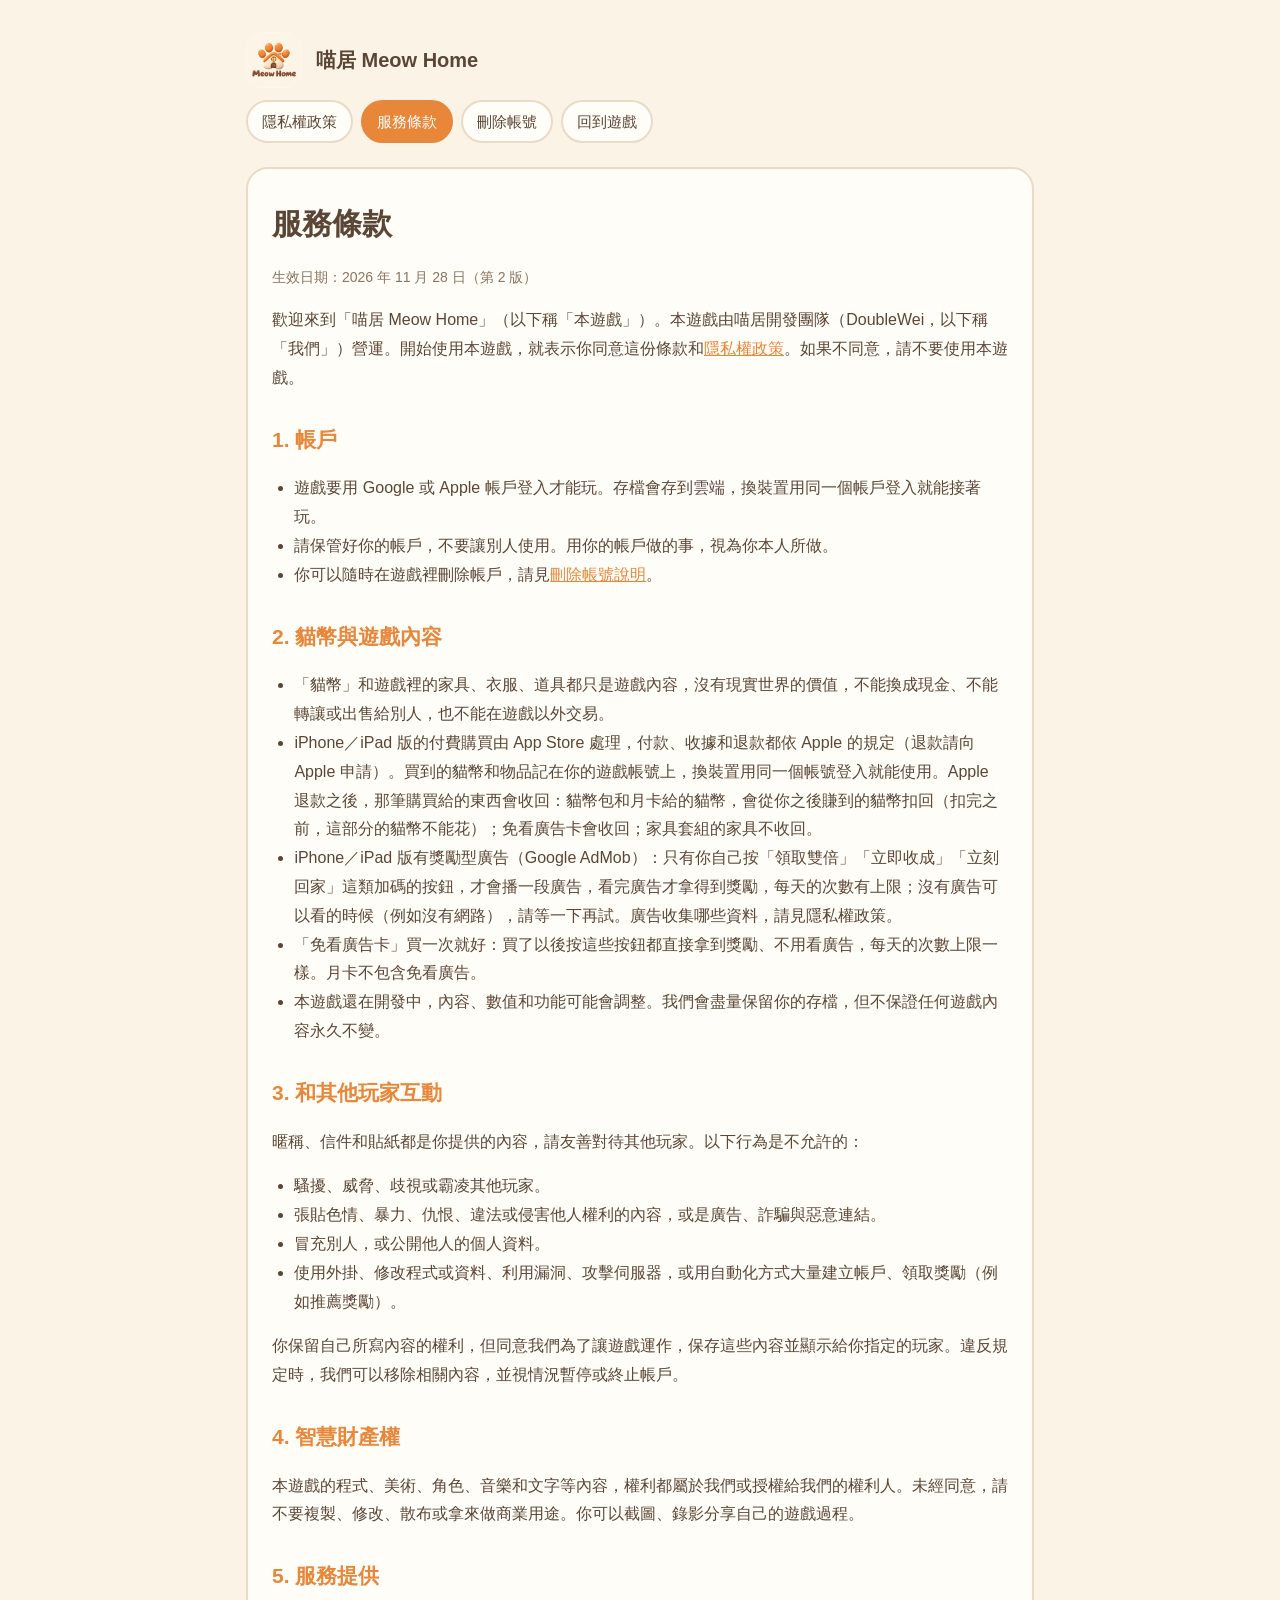
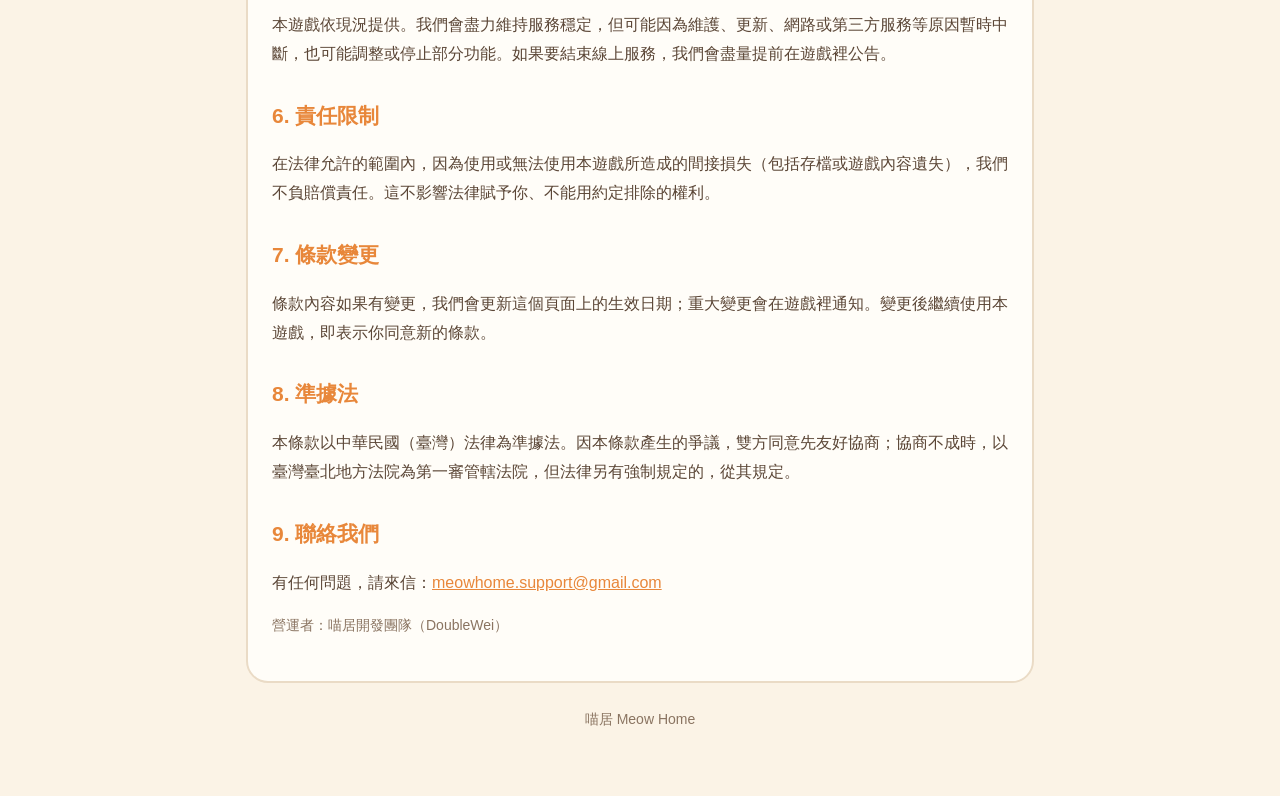
<file: terms.html>
<!doctype html>
<html lang="zh-Hant">
<head>
  <meta charset="utf-8">
  <meta name="viewport" content="width=device-width, initial-scale=1">
  <title>服務條款・喵居 Meow Home</title>
  <link rel="icon" type="image/png" href="icons/icon-192.png">
  <link rel="stylesheet" href="legal.css">
</head>
<body>
<div class="wrap">
  <header><img src="icons/icon-192.png" alt=""><a href="./">喵居 Meow Home</a></header>
  <nav>
    <a href="privacy.html">隱私權政策</a>
    <a href="terms.html" aria-current="page">服務條款</a>
    <a href="delete-account.html">刪除帳號</a>
    <a href="./">回到遊戲</a>
  </nav>
  <article>
    <h1>服務條款</h1>
    <p class="muted">生效日期：2026 年 11 月 28 日（第 2 版）</p>

    <p>歡迎來到「喵居 Meow Home」（以下稱「本遊戲」）。本遊戲由喵居開發團隊（DoubleWei，以下稱「我們」）營運。開始使用本遊戲，就表示你同意這份條款和<a href="privacy.html">隱私權政策</a>。如果不同意，請不要使用本遊戲。</p>

    <h2>1. 帳戶</h2>
    <ul>
      <li>遊戲要用 Google 或 Apple 帳戶登入才能玩。存檔會存到雲端，換裝置用同一個帳戶登入就能接著玩。</li>
      <li>請保管好你的帳戶，不要讓別人使用。用你的帳戶做的事，視為你本人所做。</li>
      <li>你可以隨時在遊戲裡刪除帳戶，請見<a href="delete-account.html">刪除帳號說明</a>。</li>
    </ul>

    <h2>2. 貓幣與遊戲內容</h2>
    <ul>
      <li>「貓幣」和遊戲裡的家具、衣服、道具都只是遊戲內容，沒有現實世界的價值，不能換成現金、不能轉讓或出售給別人，也不能在遊戲以外交易。</li>
      <li>iPhone／iPad 版的付費購買由 App Store 處理，付款、收據和退款都依 Apple 的規定（退款請向 Apple 申請）。買到的貓幣和物品記在你的遊戲帳號上，換裝置用同一個帳號登入就能使用。Apple 退款之後，那筆購買給的東西會收回：貓幣包和月卡給的貓幣，會從你之後賺到的貓幣扣回（扣完之前，這部分的貓幣不能花）；免看廣告卡會收回；家具套組的家具不收回。</li>
      <li>iPhone／iPad 版有獎勵型廣告（Google AdMob）：只有你自己按「領取雙倍」「立即收成」「立刻回家」這類加碼的按鈕，才會播一段廣告，看完廣告才拿得到獎勵，每天的次數有上限；沒有廣告可以看的時候（例如沒有網路），請等一下再試。廣告收集哪些資料，請見隱私權政策。</li>
      <li>「免看廣告卡」買一次就好：買了以後按這些按鈕都直接拿到獎勵、不用看廣告，每天的次數上限一樣。月卡不包含免看廣告。</li>
      <li>本遊戲還在開發中，內容、數值和功能可能會調整。我們會盡量保留你的存檔，但不保證任何遊戲內容永久不變。</li>
    </ul>

    <h2>3. 和其他玩家互動</h2>
    <p>暱稱、信件和貼紙都是你提供的內容，請友善對待其他玩家。以下行為是不允許的：</p>
    <ul>
      <li>騷擾、威脅、歧視或霸凌其他玩家。</li>
      <li>張貼色情、暴力、仇恨、違法或侵害他人權利的內容，或是廣告、詐騙與惡意連結。</li>
      <li>冒充別人，或公開他人的個人資料。</li>
      <li>使用外掛、修改程式或資料、利用漏洞、攻擊伺服器，或用自動化方式大量建立帳戶、領取獎勵（例如推薦獎勵）。</li>
    </ul>
    <p>你保留自己所寫內容的權利，但同意我們為了讓遊戲運作，保存這些內容並顯示給你指定的玩家。違反規定時，我們可以移除相關內容，並視情況暫停或終止帳戶。</p>

    <h2>4. 智慧財產權</h2>
    <p>本遊戲的程式、美術、角色、音樂和文字等內容，權利都屬於我們或授權給我們的權利人。未經同意，請不要複製、修改、散布或拿來做商業用途。你可以截圖、錄影分享自己的遊戲過程。</p>

    <h2>5. 服務提供</h2>
    <p>本遊戲依現況提供。我們會盡力維持服務穩定，但可能因為維護、更新、網路或第三方服務等原因暫時中斷，也可能調整或停止部分功能。如果要結束線上服務，我們會盡量提前在遊戲裡公告。</p>

    <h2>6. 責任限制</h2>
    <p>在法律允許的範圍內，因為使用或無法使用本遊戲所造成的間接損失（包括存檔或遊戲內容遺失），我們不負賠償責任。這不影響法律賦予你、不能用約定排除的權利。</p>

    <h2>7. 條款變更</h2>
    <p>條款內容如果有變更，我們會更新這個頁面上的生效日期；重大變更會在遊戲裡通知。變更後繼續使用本遊戲，即表示你同意新的條款。</p>

    <h2>8. 準據法</h2>
    <p>本條款以中華民國（臺灣）法律為準據法。因本條款產生的爭議，雙方同意先友好協商；協商不成時，以臺灣臺北地方法院為第一審管轄法院，但法律另有強制規定的，從其規定。</p>

    <h2>9. 聯絡我們</h2>
    <p>有任何問題，請來信：<a href="mailto:meowhome.support@gmail.com">meowhome.support@gmail.com</a></p>
    <p class="muted">營運者：喵居開發團隊（DoubleWei）</p>
  </article>
  <footer class="muted">喵居 Meow Home</footer>
</div>
</body>
</html>
</file>
<file: style.css>
/* 喵居 Meow Home — the website. The game's own colours (game/Assets/Resources/UI/main.uss) and rounded font. */
@font-face {
  font-family: "Huninn";
  src: url("fonts/huninn.woff2") format("woff2");
  font-display: swap;
}

:root {
  --cream: #FFF8EC;
  --paper: #FFFDF8;
  --line: #EBDDC8;
  --brown: #5B4636;
  --brown-soft: #8C7563;
  --orange: #F0A055;
  --orange-dark: #D9823A;
  --mint: #8FD1B5;
  --mint-dark: #5FB394;
  --pink: #F4A7B5;
  --sky: #9FCDEB;
  --yellow: #F6D36B;
  --lilac: #B9A0DA;
  --radius: 22px;
  --shadow: 0 10px 30px rgba(91, 70, 54, 0.12);
  --wide: 1120px;
}

* { box-sizing: border-box; }
html { -webkit-text-size-adjust: 100%; text-size-adjust: 100%; scroll-behavior: smooth; }
body {
  margin: 0;
  background: var(--cream);
  color: var(--brown);
  font-family: "Huninn", "PingFang TC", "Noto Sans TC", "Microsoft JhengHei", sans-serif;
  font-size: 17px;
  line-height: 1.75;
}
img { display: block; max-width: 100%; height: auto; }
a { color: var(--orange-dark); }
.wrap { width: 100%; max-width: var(--wide); margin: 0 auto; padding: 0 20px; }

/* ---------- header ---------- */
.top {
  position: sticky; top: 0; z-index: 10;
  background: rgba(255, 248, 236, 0.92);
  backdrop-filter: blur(8px); -webkit-backdrop-filter: blur(8px);
  border-bottom: 2px solid var(--line);
}
.top .wrap { display: flex; align-items: center; gap: 16px; height: 64px; }
.brand { display: flex; align-items: center; gap: 10px; text-decoration: none; color: var(--brown); margin-right: auto; }
.brand img { width: 40px; height: 40px; border-radius: 10px; }
.brand b { font-size: 22px; font-weight: normal; letter-spacing: 1px; }
.brand small { color: var(--brown-soft); font-size: 13px; }
.nav { display: flex; gap: 18px; }
.nav a { color: var(--brown); text-decoration: none; }
.nav a:hover { color: var(--orange-dark); }

/* ---------- buttons ---------- */
.btn {
  display: inline-flex; align-items: center; justify-content: center; gap: 8px;
  padding: 12px 24px; border-radius: 999px; border: 0;
  background: var(--orange); color: #fff; text-decoration: none; font: inherit; font-size: 17px;
  box-shadow: 0 4px 0 var(--orange-dark); transition: transform .12s, box-shadow .12s;
}
.btn:hover { transform: translateY(-1px); }
.btn.mint { background: var(--mint); box-shadow: 0 4px 0 var(--mint-dark); }
.btn.soon { background: var(--brown); box-shadow: 0 4px 0 #3e2f24; cursor: default; }
.btn.soon:hover { transform: none; }
.btn.small { padding: 8px 16px; font-size: 15px; }
.btn svg { width: 20px; height: 20px; fill: currentColor; }

/* ---------- hero ---------- */
.hero { text-align: center; padding-top: 56px; padding-bottom: 24px; }
.hero h1 { margin: 0; font-size: clamp(48px, 9vw, 84px); font-weight: normal; line-height: 1.1; letter-spacing: 4px; }
.hero h1 small { display: block; font-size: 0.32em; letter-spacing: 2px; color: var(--brown-soft); margin-top: 6px; }
.hero .tag { font-size: clamp(20px, 3.4vw, 28px); margin: 18px 0 8px; }
.hero p.lead { max-width: 640px; margin: 0 auto; color: var(--brown-soft); }
.cta { display: flex; flex-wrap: wrap; justify-content: center; gap: 14px; margin: 26px 0 10px; }
.platforms { color: var(--brown-soft); font-size: 14px; }
.shot {
  border-radius: var(--radius); border: 5px solid var(--paper);
  box-shadow: var(--shadow); background: var(--paper); overflow: hidden;
}
.hero .shot { margin: 34px auto 0; }

/* ---------- features ---------- */
.section-title { text-align: center; margin: 72px 0 8px; font-size: clamp(28px, 4.5vw, 38px); font-weight: normal; }
.section-sub { text-align: center; color: var(--brown-soft); margin: 0 0 30px; }
.feature {
  display: grid; grid-template-columns: minmax(0, 1.45fr) minmax(0, 1fr); gap: 40px; align-items: center;
  padding: 34px 0; border-bottom: 2px dashed var(--line);
}
.feature:last-of-type { border-bottom: 0; }
/* (A picture still loading is as wide as its file: never wider than its column.) */
.feature > *, .more > * { min-width: 0; }
.feature:nth-of-type(even) .shot { order: 2; }
.feature h3 { margin: 6px 0 8px; font-size: 27px; font-weight: normal; }
.feature p { margin: 0; color: var(--brown-soft); }
.chip {
  display: inline-block; padding: 2px 14px; border-radius: 999px; font-size: 14px; color: #fff;
  background: var(--orange);
}
.c1 { background: var(--orange); } .c2 { background: var(--mint-dark); } .c3 { background: #EE8FA6; }
.c4 { background: #7DB3E3; } .c5 { background: var(--lilac); } .c6 { background: #E3B23C; }

/* ---------- more ---------- */
.more { display: grid; grid-template-columns: repeat(auto-fill, minmax(250px, 1fr)); gap: 22px; }
.card {
  background: var(--paper); border: 2px solid var(--line); border-radius: var(--radius);
  overflow: hidden; display: flex; flex-direction: column;
}
.card img { border-bottom: 2px solid var(--line); }
.card div { padding: 14px 18px 18px; }
.card h4 { margin: 0 0 4px; font-size: 20px; font-weight: normal; }
.card p { margin: 0; color: var(--brown-soft); font-size: 15px; line-height: 1.65; }
.also { display: flex; flex-wrap: wrap; justify-content: center; gap: 10px; margin: 30px 0 0; padding: 0; list-style: none; }
.also li { background: var(--paper); border: 2px solid var(--line); border-radius: 999px; padding: 6px 16px; font-size: 15px; }

/* ---------- download band ---------- */
.band {
  margin: 80px 0 0; padding: 50px 20px; text-align: center;
  background: var(--paper); border-top: 2px solid var(--line); border-bottom: 2px solid var(--line);
}
.band img { width: 96px; height: 96px; border-radius: 24px; margin: 0 auto 14px; box-shadow: var(--shadow); }
.band h2 { margin: 0 0 6px; font-weight: normal; font-size: 30px; }
.band p { margin: 0; color: var(--brown-soft); }

/* ---------- support page ---------- */
.page { padding-top: 44px; padding-bottom: 20px; max-width: 820px; }
.page h1 { font-weight: normal; font-size: 36px; margin: 0 0 8px; }
.contact {
  background: var(--paper); border: 2px solid var(--line); border-radius: var(--radius);
  padding: 20px 24px; margin: 20px 0 36px;
}
.contact b { font-weight: normal; font-size: 20px; }
details {
  background: var(--paper); border: 2px solid var(--line); border-radius: 16px;
  margin: 0 0 12px; padding: 0 20px;
}
summary { cursor: pointer; padding: 14px 0; font-size: 18px; list-style: none; }
summary::-webkit-details-marker { display: none; }
summary::before { content: "＋"; color: var(--orange-dark); margin-right: 10px; }
details[open] summary::before { content: "－"; }
details p, details ol { margin: 0 0 16px; color: var(--brown-soft); }

/* ---------- footer ---------- */
footer { padding-top: 34px; padding-bottom: 44px; text-align: center; color: var(--brown-soft); font-size: 14px; }
footer nav { display: flex; flex-wrap: wrap; justify-content: center; gap: 8px 20px; margin-bottom: 10px; }
footer a { color: var(--brown-soft); }

/* ---------- small screens ---------- */
@media (max-width: 820px) {
  .feature { grid-template-columns: minmax(0, 1fr); gap: 16px; padding: 26px 0; }
  .feature:nth-of-type(even) .shot { order: 0; }
  .feature h3 { font-size: 24px; }
  .hero { padding-top: 36px; }
  .section-title { margin-top: 56px; }
}
@media (max-width: 560px) {
  body { font-size: 16px; }
  .nav { display: none; }
  .brand small { display: none; }
  .shot { border-width: 3px; border-radius: 16px; }
  .more { grid-template-columns: repeat(2, minmax(0, 1fr)); gap: 12px; }
  .card div { padding: 10px 12px 14px; }
  .card h4 { font-size: 17px; }
  .card p { font-size: 13px; }
}
@media (max-width: 380px) {
  .more { grid-template-columns: minmax(0, 1fr); }
}
</file>
<file: legal.css>
/* Shared look for the policy pages (privacy, terms, deleting an account). */
:root {
  --cream: #FBF3E6; --paper: #FFFDF8; --orange: #E8873A; --brown: #5B4636; --soft: #8A7461; --line: #EADBC6;
}
@media (prefers-color-scheme: dark) {
  :root { --cream: #2A231D; --paper: #352C25; --orange: #F0A060; --brown: #F3E8DA; --soft: #C9B7A3; --line: #4A3E34; }
}
* { box-sizing: border-box; }
html, body { margin: 0; background: var(--cream); color: var(--brown);
  font-family: "Noto Sans TC", "PingFang TC", "Microsoft JhengHei", sans-serif; line-height: 1.8; }
.wrap { max-width: 820px; margin: 0 auto; padding: 32px 16px 64px; }
header { display: flex; align-items: center; gap: 14px; margin-bottom: 8px; }
header img { width: 56px; height: 56px; border-radius: 14px; }
header a { color: inherit; text-decoration: none; font-weight: 700; font-size: 20px; }
nav { display: flex; flex-wrap: wrap; gap: 8px; margin: 12px 0 24px; }
nav a { padding: 6px 14px; border-radius: 999px; background: var(--paper); border: 2px solid var(--line);
  color: var(--brown); text-decoration: none; font-size: 15px; }
nav a[aria-current="page"] { background: var(--orange); border-color: var(--orange); color: #fff; }
article { background: var(--paper); border: 2px solid var(--line); border-radius: 22px; padding: 28px 24px; }
h1 { margin: 0 0 4px; font-size: 30px; }
h2 { margin: 28px 0 6px; font-size: 21px; color: var(--orange); }
h3 { margin: 18px 0 4px; font-size: 17px; }
p, li { font-size: 16px; }
ul, ol { padding-left: 1.4em; }
.muted { color: var(--soft); font-size: 14px; }
.box { background: var(--cream); border-radius: 14px; padding: 12px 16px; margin: 12px 0; }
a { color: var(--orange); }
table { width: 100%; border-collapse: collapse; margin: 8px 0; font-size: 15px; }
th, td { text-align: left; vertical-align: top; padding: 8px 10px; border-bottom: 1px solid var(--line); }
th { color: var(--soft); font-weight: 600; white-space: nowrap; }
.table-wrap { overflow-x: auto; }
footer { margin-top: 24px; text-align: center; }
</file>
